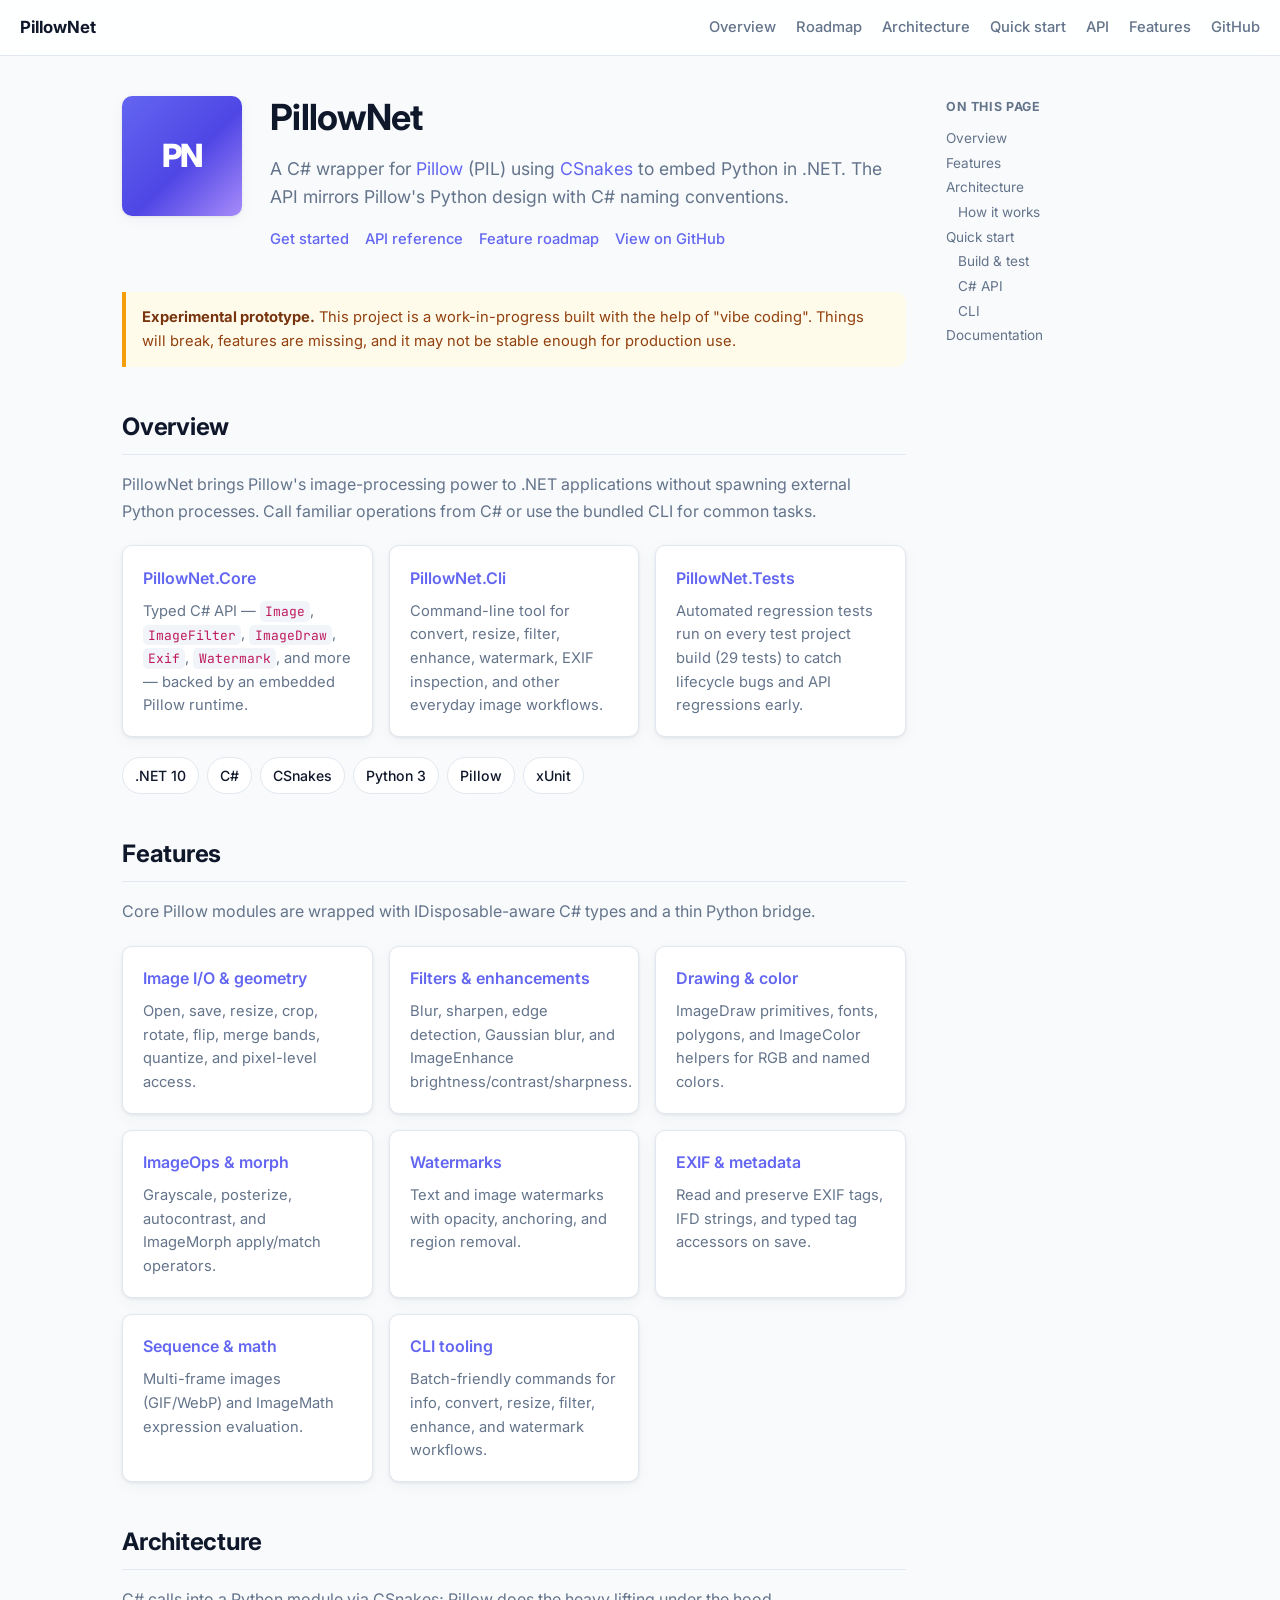
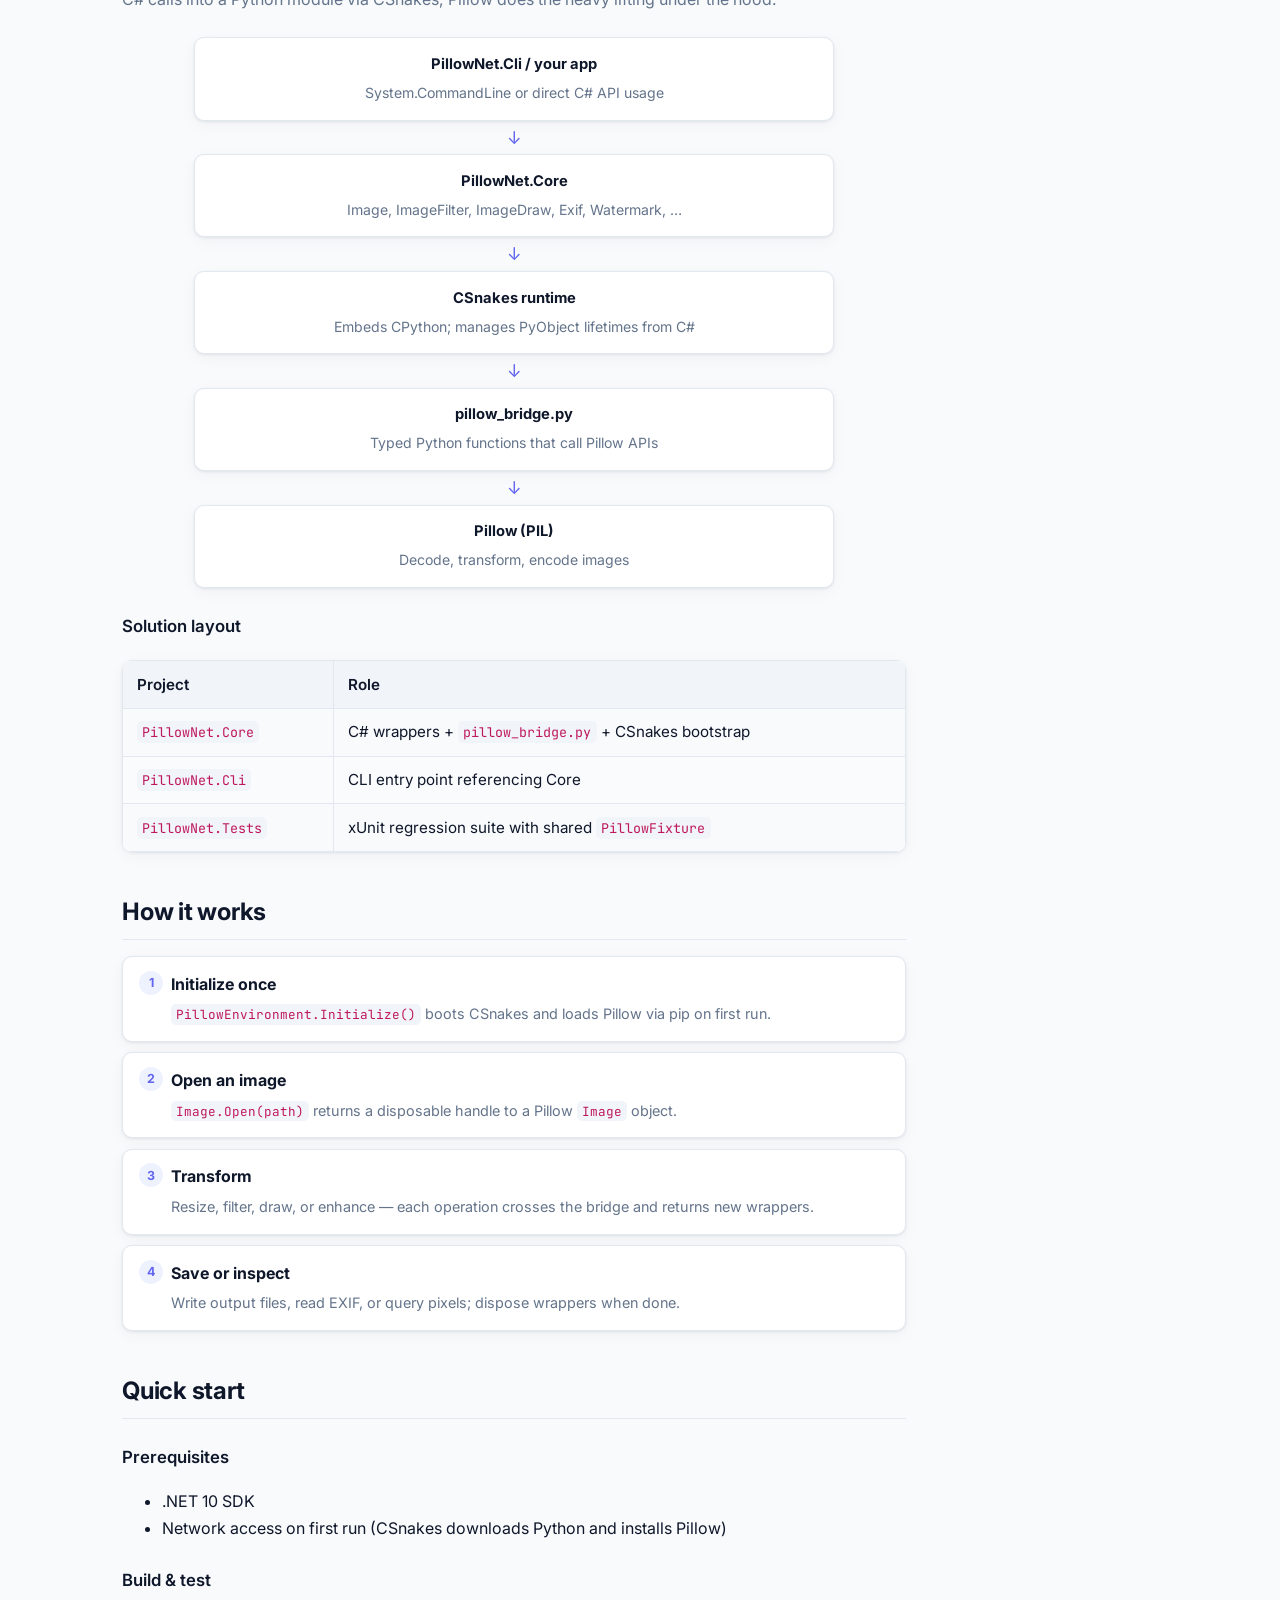
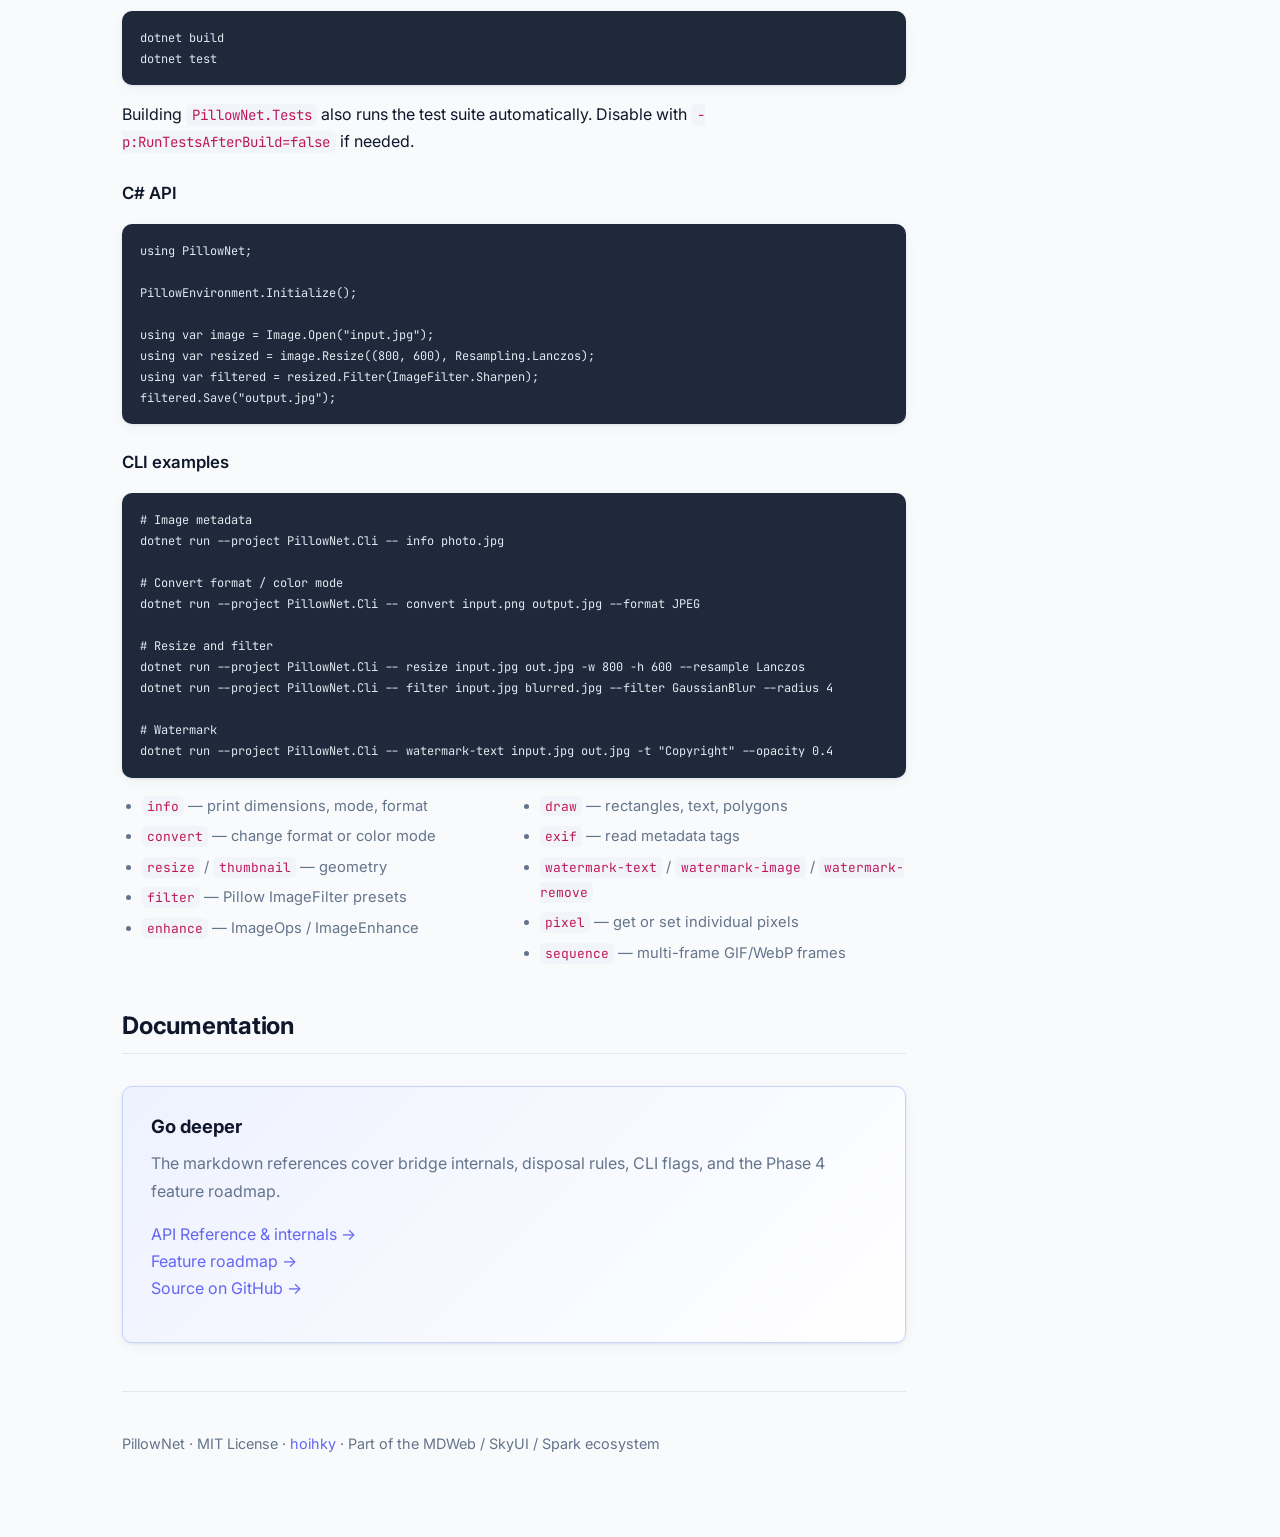
<file: docs/index.html>
<!DOCTYPE html>
<html lang="en">
<head>
  <meta charset="utf-8">
  <meta name="viewport" content="width=device-width, initial-scale=1">
  <title>PillowNet — C# Wrapper for Pillow via CSnakes</title>
  <meta name="description" content="PillowNet embeds Python Pillow in .NET using CSnakes. A C# API and CLI for image processing, filters, EXIF, watermarks, and more.">
  <link rel="preconnect" href="https://fonts.googleapis.com">
  <link rel="preconnect" href="https://fonts.gstatic.com" crossorigin>
  <link href="https://fonts.googleapis.com/css2?family=Inter:wght@400;500;600;700&family=JetBrains+Mono:wght@400;500&display=swap" rel="stylesheet">
  <link rel="stylesheet" href="assets/css/portfolio.css">
</head>
<body>
  <div class="site">
    <header class="topbar">
      <a class="brand" href="index.html">PillowNet</a>
      <nav class="topbar-nav" aria-label="Primary">
        <a href="#overview">Overview</a>
        <a href="features.html">Roadmap</a>
        <a href="#architecture">Architecture</a>
        <a href="#quick-start">Quick start</a>
        <a href="api.html">API</a>
        <a href="features.html">Features</a>
        <a href="https://github.com/hoihky/pillownet" target="_blank" rel="noopener">GitHub</a>
      </nav>
    </header>

    <div class="portfolio-layout">
      <main class="portfolio-main doc-body">
        <section class="hero" id="top">
          <div class="hero-mark" aria-hidden="true">PN</div>
          <div class="hero-text">
            <h1>PillowNet</h1>
            <p class="hero-tagline">
              A C# wrapper for <a href="https://python-pillow.org/" target="_blank" rel="noopener">Pillow</a> (PIL)
              using <a href="https://tonybaloney.github.io/CSnakes/" target="_blank" rel="noopener">CSnakes</a>
              to embed Python in .NET. The API mirrors Pillow's Python design with C# naming conventions.
            </p>
            <div class="hero-links">
              <a href="#quick-start">Get started</a>
              <a href="api.html">API reference</a>
              <a href="features.html">Feature roadmap</a>
              <a href="https://github.com/hoihky/pillownet" target="_blank" rel="noopener">View on GitHub</a>
            </div>
          </div>
        </section>

        <aside class="disclaimer" role="note">
          <strong>Experimental prototype.</strong>
          This project is a work-in-progress built with the help of "vibe coding".
          Things will break, features are missing, and it may not be stable enough for production use.
        </aside>

        <section id="overview">
          <h2 class="section-title">Overview</h2>
          <p class="section-lead">
            PillowNet brings Pillow's image-processing power to .NET applications without spawning external Python processes.
            Call familiar operations from C# or use the bundled CLI for common tasks.
          </p>

          <div class="career-grid">
            <article class="career-card">
              <h3>PillowNet.Core</h3>
              <p>
                Typed C# API — <code>Image</code>, <code>ImageFilter</code>, <code>ImageDraw</code>,
                <code>Exif</code>, <code>Watermark</code>, and more — backed by an embedded Pillow runtime.
              </p>
            </article>
            <article class="career-card">
              <h3>PillowNet.Cli</h3>
              <p>
                Command-line tool for convert, resize, filter, enhance, watermark, EXIF inspection,
                and other everyday image workflows.
              </p>
            </article>
            <article class="career-card">
              <h3>PillowNet.Tests</h3>
              <p>
                Automated regression tests run on every test project build (29 tests) to catch
                lifecycle bugs and API regressions early.
              </p>
            </article>
          </div>

          <ul class="skill-list" aria-label="Technologies">
            <li>.NET 10</li>
            <li>C#</li>
            <li>CSnakes</li>
            <li>Python 3</li>
            <li>Pillow</li>
            <li>xUnit</li>
          </ul>
        </section>

        <section id="features">
          <h2 class="section-title">Features</h2>
          <p class="section-lead">
            Core Pillow modules are wrapped with IDisposable-aware C# types and a thin Python bridge.
          </p>

          <div class="feature-grid">
            <article class="feature-card">
              <h3>Image I/O &amp; geometry</h3>
              <p>Open, save, resize, crop, rotate, flip, merge bands, quantize, and pixel-level access.</p>
            </article>
            <article class="feature-card">
              <h3>Filters &amp; enhancements</h3>
              <p>Blur, sharpen, edge detection, Gaussian blur, and ImageEnhance brightness/contrast/sharpness.</p>
            </article>
            <article class="feature-card">
              <h3>Drawing &amp; color</h3>
              <p>ImageDraw primitives, fonts, polygons, and ImageColor helpers for RGB and named colors.</p>
            </article>
            <article class="feature-card">
              <h3>ImageOps &amp; morph</h3>
              <p>Grayscale, posterize, autocontrast, and ImageMorph apply/match operators.</p>
            </article>
            <article class="feature-card">
              <h3>Watermarks</h3>
              <p>Text and image watermarks with opacity, anchoring, and region removal.</p>
            </article>
            <article class="feature-card">
              <h3>EXIF &amp; metadata</h3>
              <p>Read and preserve EXIF tags, IFD strings, and typed tag accessors on save.</p>
            </article>
            <article class="feature-card">
              <h3>Sequence &amp; math</h3>
              <p>Multi-frame images (GIF/WebP) and ImageMath expression evaluation.</p>
            </article>
            <article class="feature-card">
              <h3>CLI tooling</h3>
              <p>Batch-friendly commands for info, convert, resize, filter, enhance, and watermark workflows.</p>
            </article>
          </div>
        </section>

        <section id="architecture">
          <h2 class="section-title">Architecture</h2>
          <p class="section-lead">
            C# calls into a Python module via CSnakes; Pillow does the heavy lifting under the hood.
          </p>

          <div class="arch-stack" role="img" aria-label="PillowNet architecture layers">
            <div class="arch-layer">
              <strong>PillowNet.Cli / your app</strong>
              <span>System.CommandLine or direct C# API usage</span>
            </div>
            <div class="arch-arrow" aria-hidden="true">↓</div>
            <div class="arch-layer">
              <strong>PillowNet.Core</strong>
              <span>Image, ImageFilter, ImageDraw, Exif, Watermark, …</span>
            </div>
            <div class="arch-arrow" aria-hidden="true">↓</div>
            <div class="arch-layer">
              <strong>CSnakes runtime</strong>
              <span>Embeds CPython; manages PyObject lifetimes from C#</span>
            </div>
            <div class="arch-arrow" aria-hidden="true">↓</div>
            <div class="arch-layer">
              <strong>pillow_bridge.py</strong>
              <span>Typed Python functions that call Pillow APIs</span>
            </div>
            <div class="arch-arrow" aria-hidden="true">↓</div>
            <div class="arch-layer">
              <strong>Pillow (PIL)</strong>
              <span>Decode, transform, encode images</span>
            </div>
          </div>

          <h3 class="subsection-title">Solution layout</h3>
          <table>
            <thead>
              <tr>
                <th>Project</th>
                <th>Role</th>
              </tr>
            </thead>
            <tbody>
              <tr>
                <td><code>PillowNet.Core</code></td>
                <td>C# wrappers + <code>pillow_bridge.py</code> + CSnakes bootstrap</td>
              </tr>
              <tr>
                <td><code>PillowNet.Cli</code></td>
                <td>CLI entry point referencing Core</td>
              </tr>
              <tr>
                <td><code>PillowNet.Tests</code></td>
                <td>xUnit regression suite with shared <code>PillowFixture</code></td>
              </tr>
            </tbody>
          </table>
        </section>

        <section id="how-it-works">
          <h2 class="section-title">How it works</h2>
          <ol class="pipeline-list">
            <li>
              <strong>Initialize once</strong>
              <span><code>PillowEnvironment.Initialize()</code> boots CSnakes and loads Pillow via pip on first run.</span>
            </li>
            <li>
              <strong>Open an image</strong>
              <span><code>Image.Open(path)</code> returns a disposable handle to a Pillow <code>Image</code> object.</span>
            </li>
            <li>
              <strong>Transform</strong>
              <span>Resize, filter, draw, or enhance — each operation crosses the bridge and returns new wrappers.</span>
            </li>
            <li>
              <strong>Save or inspect</strong>
              <span>Write output files, read EXIF, or query pixels; dispose wrappers when done.</span>
            </li>
          </ol>
        </section>

        <section id="quick-start">
          <h2 class="section-title">Quick start</h2>

          <h3 class="subsection-title">Prerequisites</h3>
          <ul>
            <li>.NET 10 SDK</li>
            <li>Network access on first run (CSnakes downloads Python and installs Pillow)</li>
          </ul>

          <h3 class="subsection-title">Build &amp; test</h3>
          <pre><code>dotnet build
dotnet test</code></pre>
          <p>
            Building <code>PillowNet.Tests</code> also runs the test suite automatically.
            Disable with <code>-p:RunTestsAfterBuild=false</code> if needed.
          </p>

          <h3 class="subsection-title">C# API</h3>
          <pre><code>using PillowNet;

PillowEnvironment.Initialize();

using var image = Image.Open("input.jpg");
using var resized = image.Resize((800, 600), Resampling.Lanczos);
using var filtered = resized.Filter(ImageFilter.Sharpen);
filtered.Save("output.jpg");</code></pre>

          <h3 class="subsection-title">CLI examples</h3>
          <pre><code># Image metadata
dotnet run --project PillowNet.Cli -- info photo.jpg

# Convert format / color mode
dotnet run --project PillowNet.Cli -- convert input.png output.jpg --format JPEG

# Resize and filter
dotnet run --project PillowNet.Cli -- resize input.jpg out.jpg -w 800 -h 600 --resample Lanczos
dotnet run --project PillowNet.Cli -- filter input.jpg blurred.jpg --filter GaussianBlur --radius 4

# Watermark
dotnet run --project PillowNet.Cli -- watermark-text input.jpg out.jpg -t "Copyright" --opacity 0.4</code></pre>

          <ul class="demo-list">
            <li><code>info</code> — print dimensions, mode, format</li>
            <li><code>convert</code> — change format or color mode</li>
            <li><code>resize</code> / <code>thumbnail</code> — geometry</li>
            <li><code>filter</code> — Pillow ImageFilter presets</li>
            <li><code>enhance</code> — ImageOps / ImageEnhance</li>
            <li><code>draw</code> — rectangles, text, polygons</li>
            <li><code>exif</code> — read metadata tags</li>
            <li><code>watermark-text</code> / <code>watermark-image</code> / <code>watermark-remove</code></li>
            <li><code>pixel</code> — get or set individual pixels</li>
            <li><code>sequence</code> — multi-frame GIF/WebP frames</li>
          </ul>
        </section>

        <section id="docs">
          <h2 class="section-title">Documentation</h2>
          <div class="cta-card">
            <h3>Go deeper</h3>
            <p>
              The markdown references cover bridge internals, disposal rules, CLI flags, and the Phase 4 feature roadmap.
            </p>
            <p>
              <a href="api.html">API Reference &amp; internals →</a><br>
              <a href="features.html">Feature roadmap →</a><br>
              <a href="https://github.com/hoihky/pillownet" target="_blank" rel="noopener">Source on GitHub →</a>
            </p>
          </div>
        </section>

        <footer class="site-footer">
          <p>
            PillowNet · MIT License ·
            <a href="https://github.com/hoihky" target="_blank" rel="noopener">hoihky</a>
            · Part of the MDWeb / SkyUI / Spark ecosystem
          </p>
        </footer>
      </main>

      <nav class="toc" aria-label="Table of contents">
        <p class="toc-title">On this page</p>
        <ul>
          <li><a href="#overview">Overview</a></li>
          <li><a href="#features">Features</a></li>
          <li><a href="#architecture">Architecture</a></li>
          <li class="toc-h3"><a href="#how-it-works">How it works</a></li>
          <li><a href="#quick-start">Quick start</a></li>
          <li class="toc-h3"><a href="#quick-start">Build &amp; test</a></li>
          <li class="toc-h3"><a href="#quick-start">C# API</a></li>
          <li class="toc-h3"><a href="#quick-start">CLI</a></li>
          <li><a href="#docs">Documentation</a></li>
        </ul>
      </nav>
    </div>
  </div>
</body>
</html>
</file>
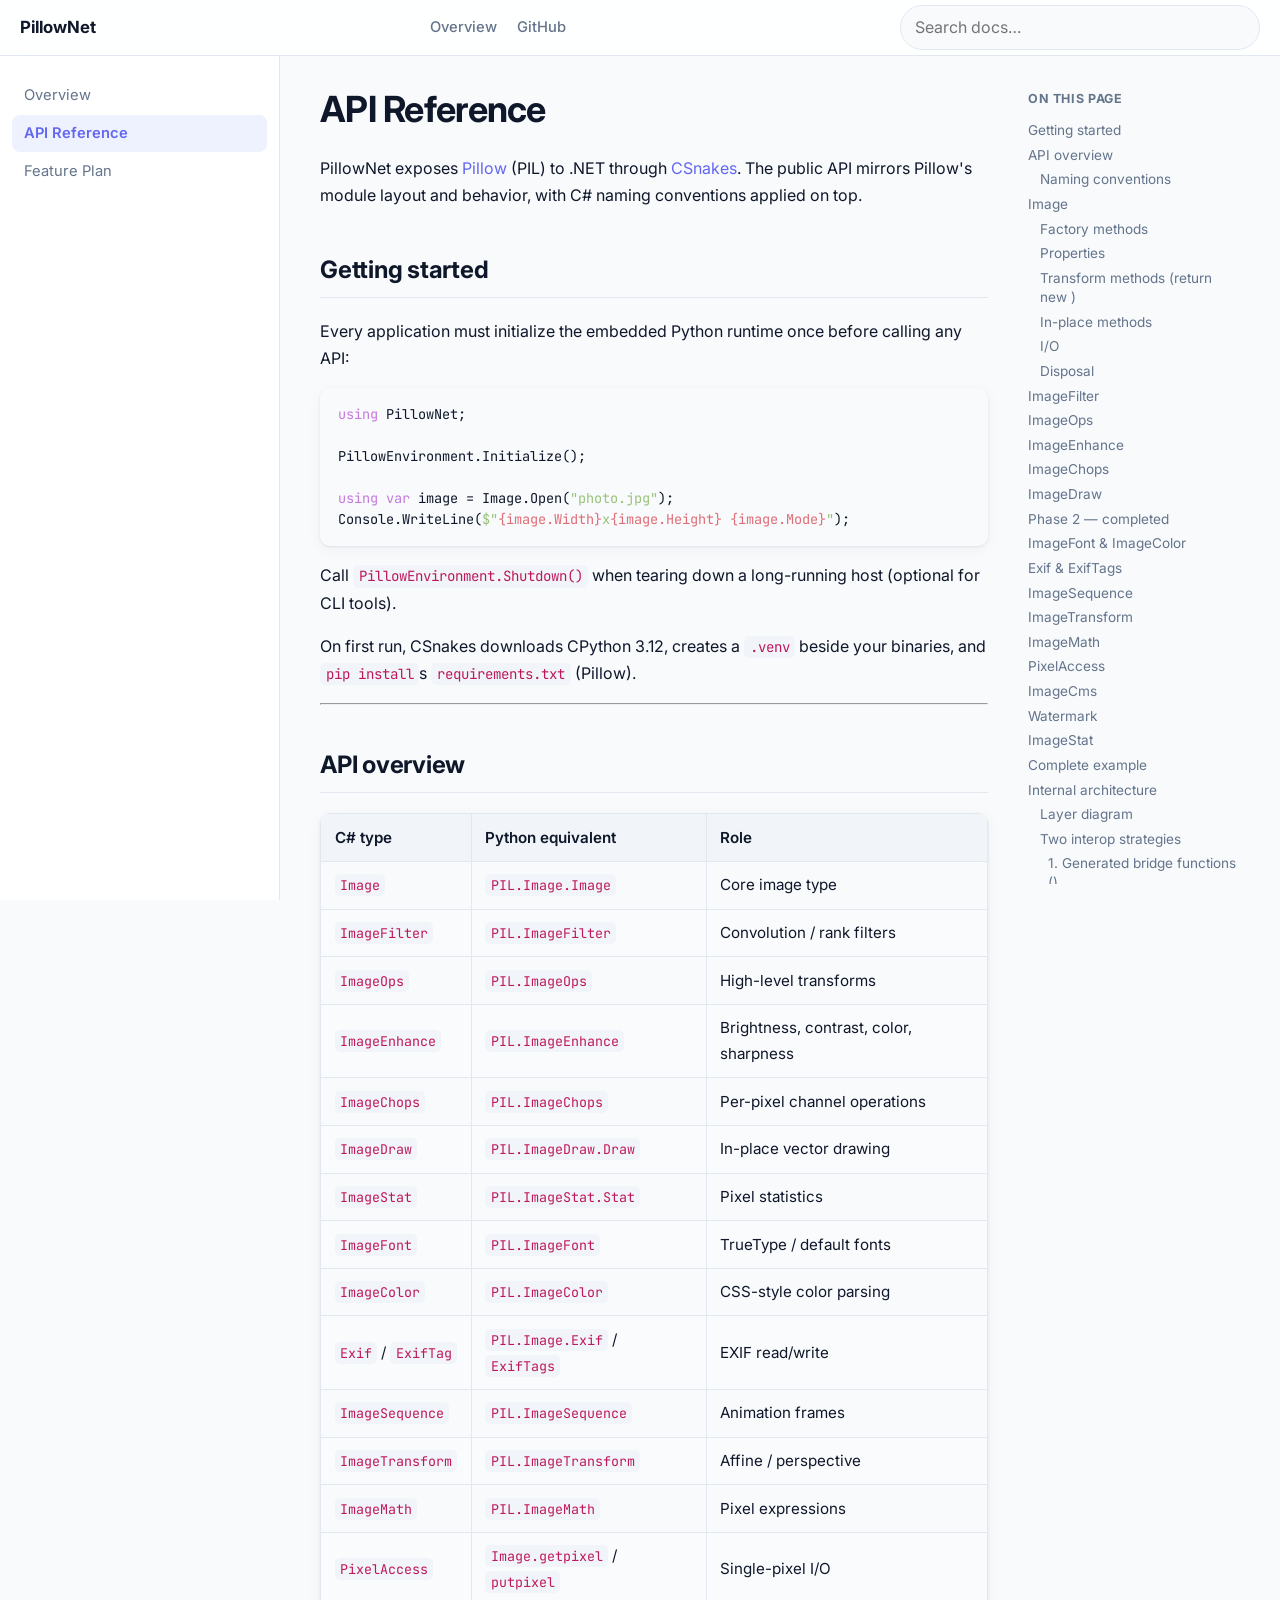
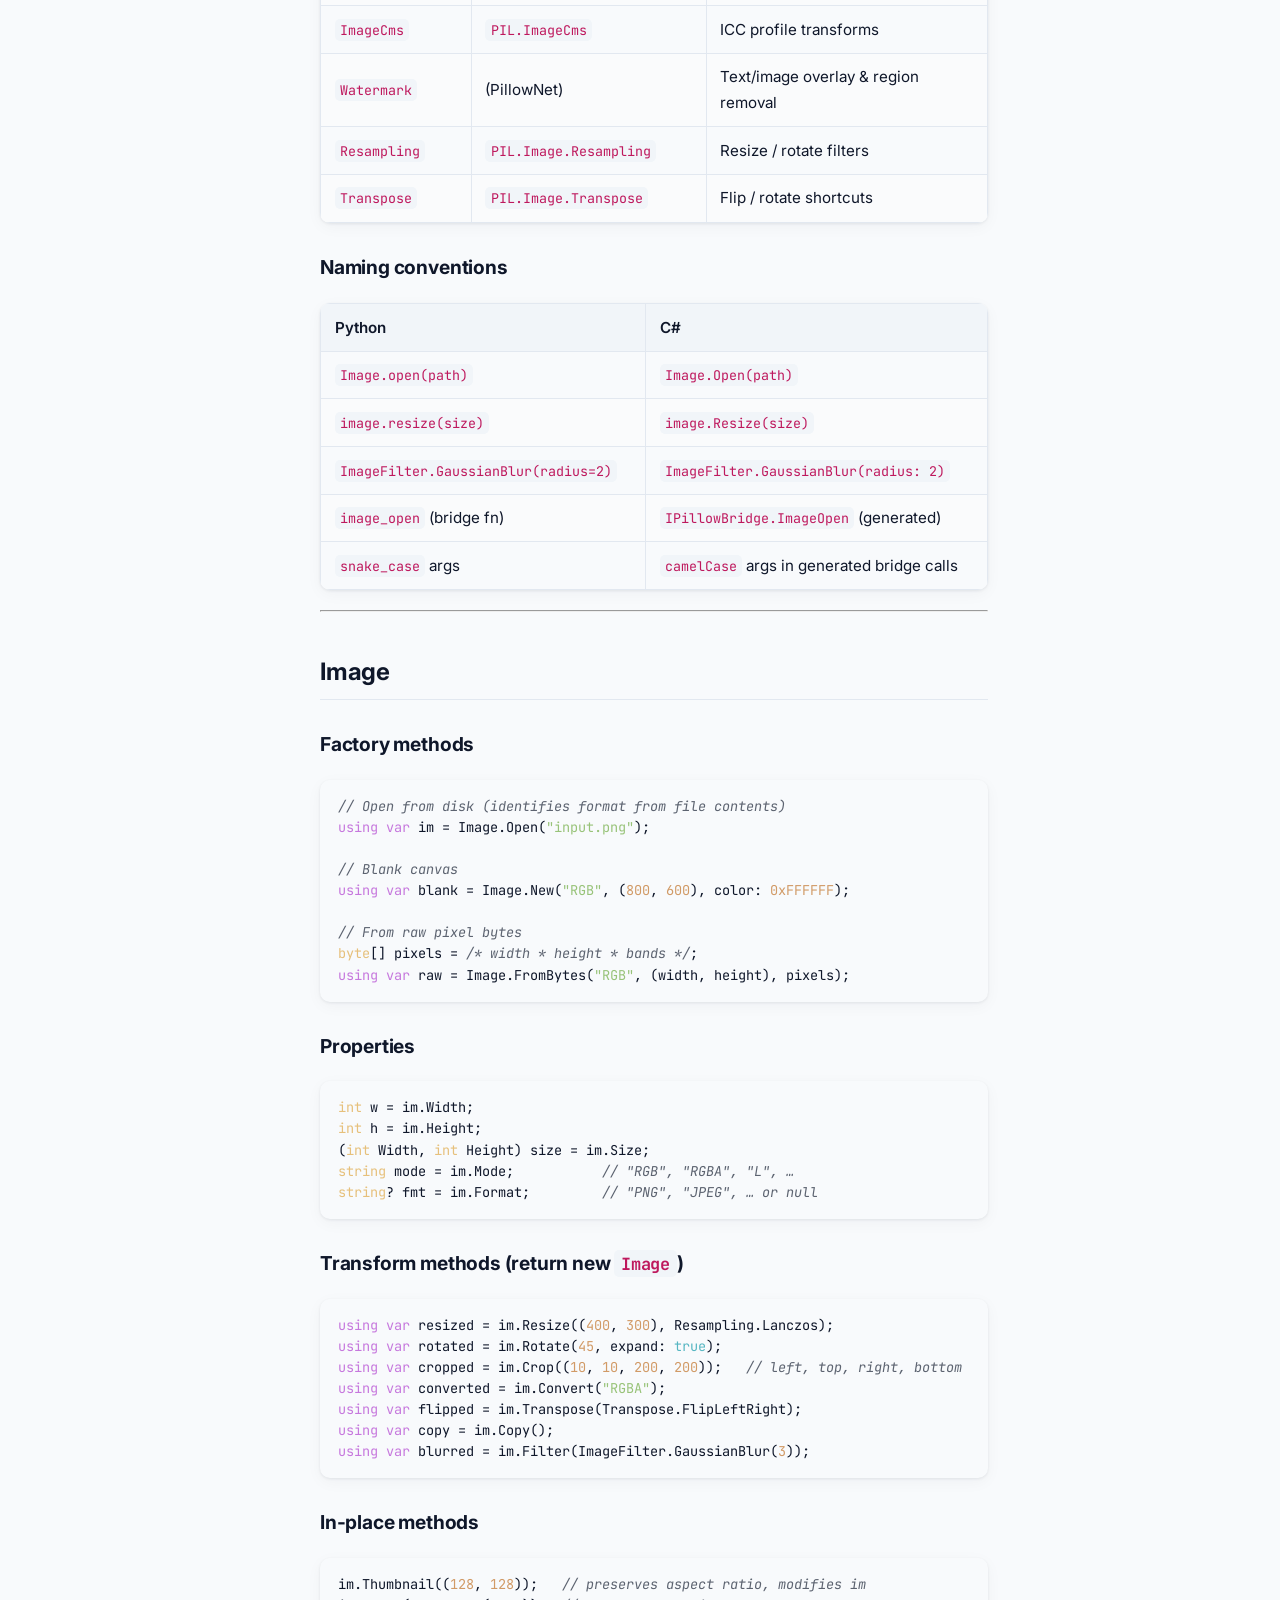
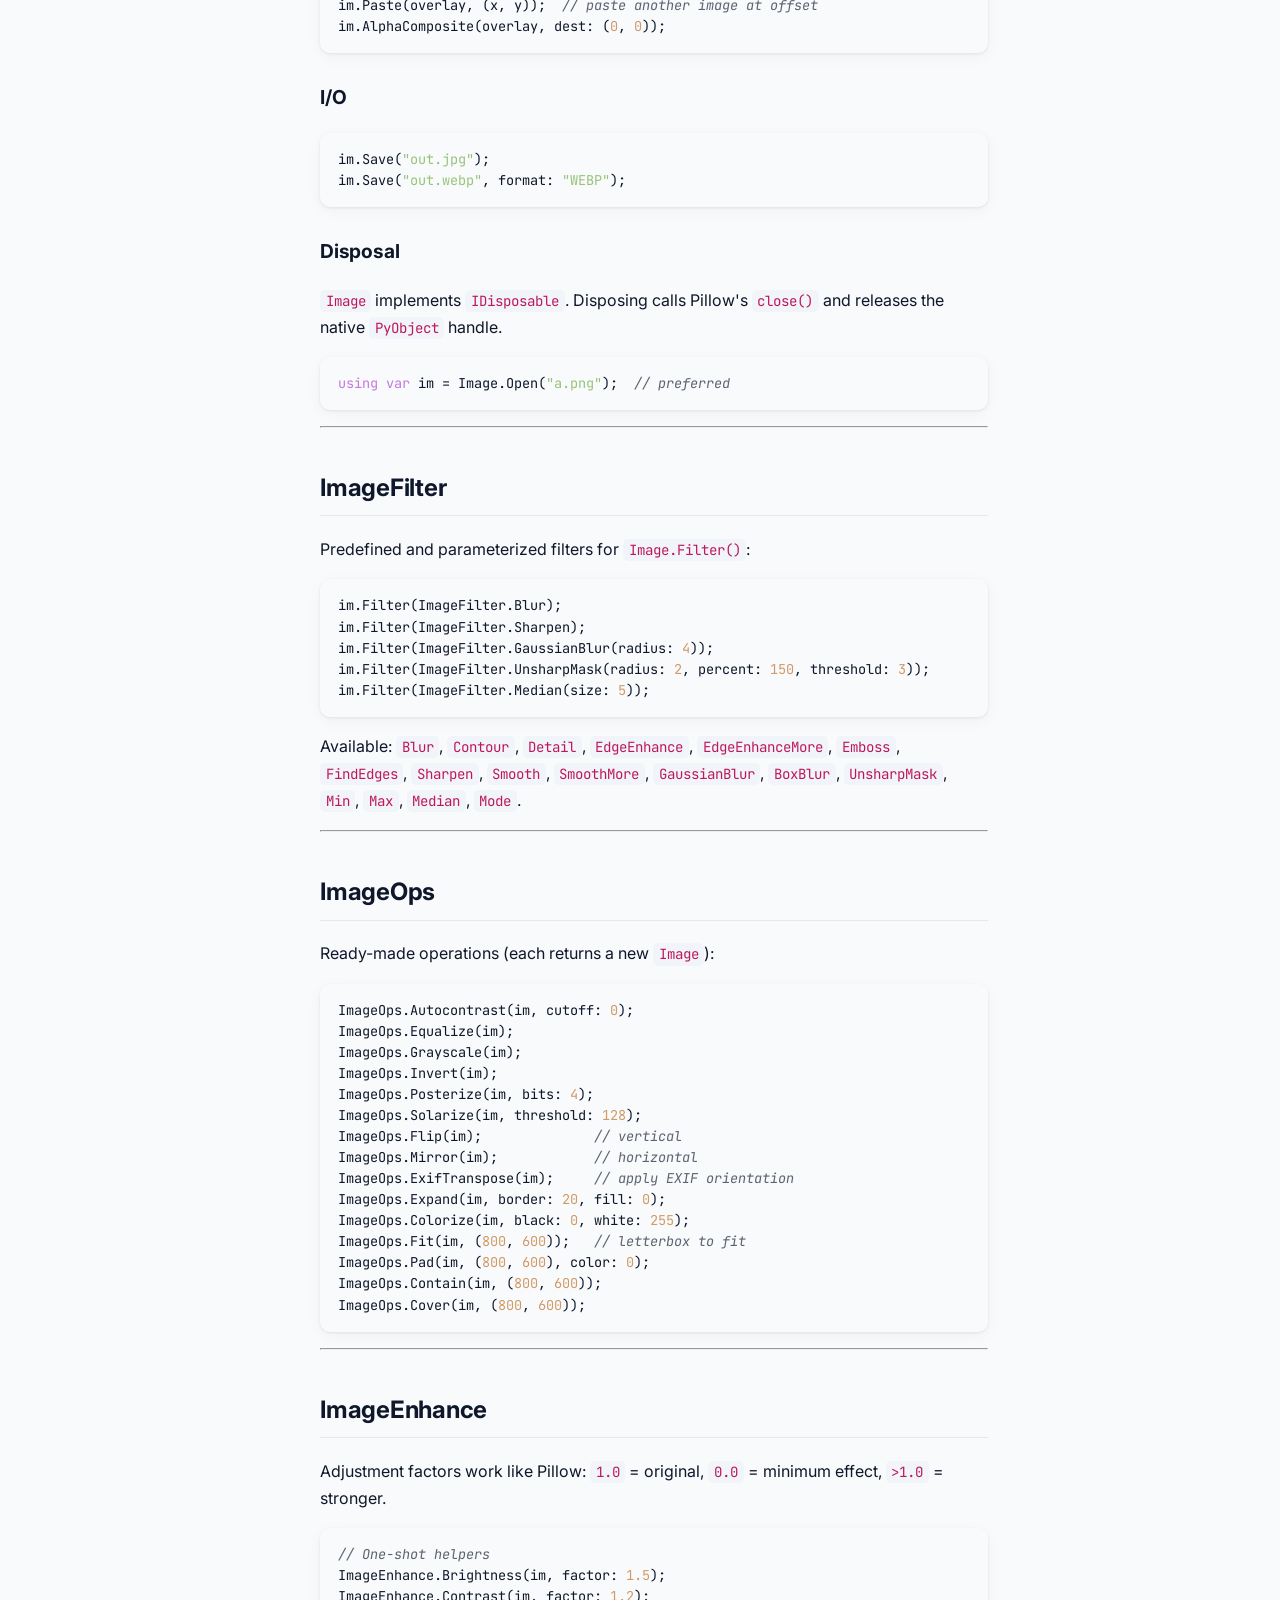
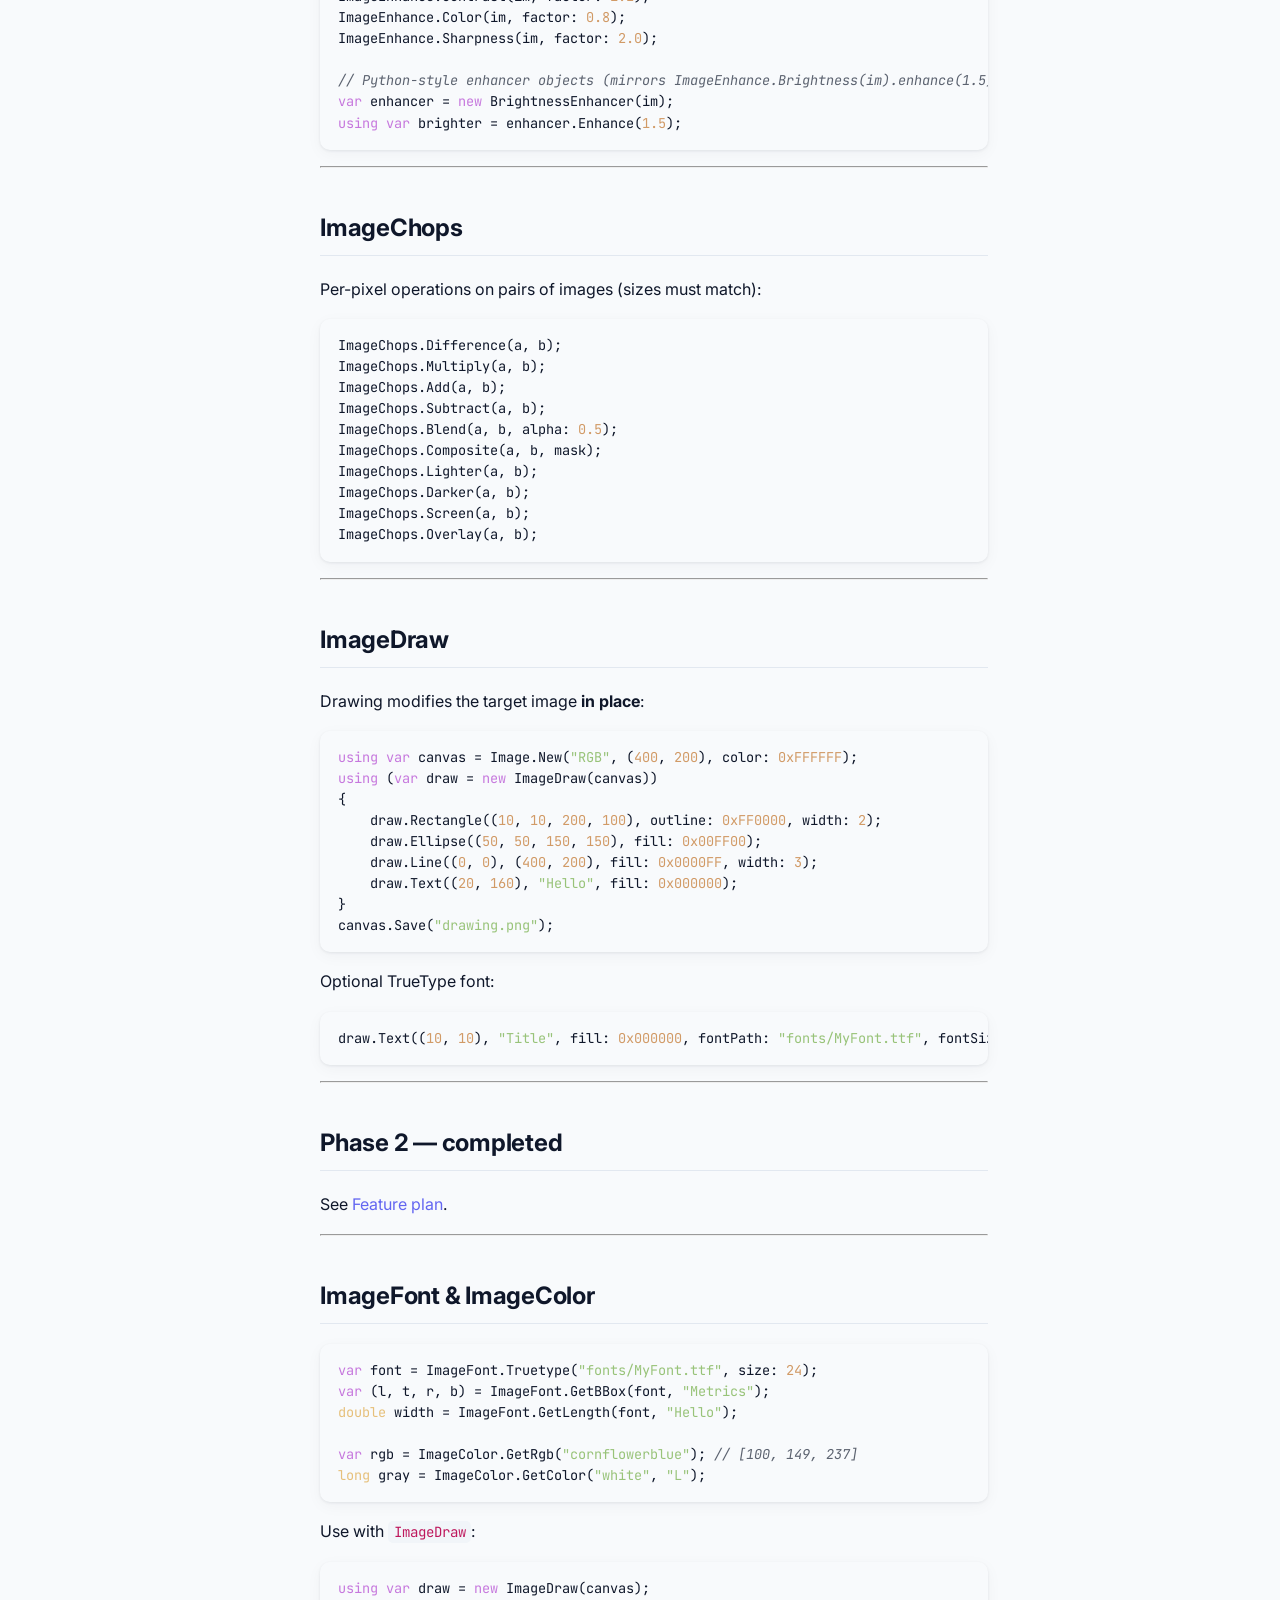
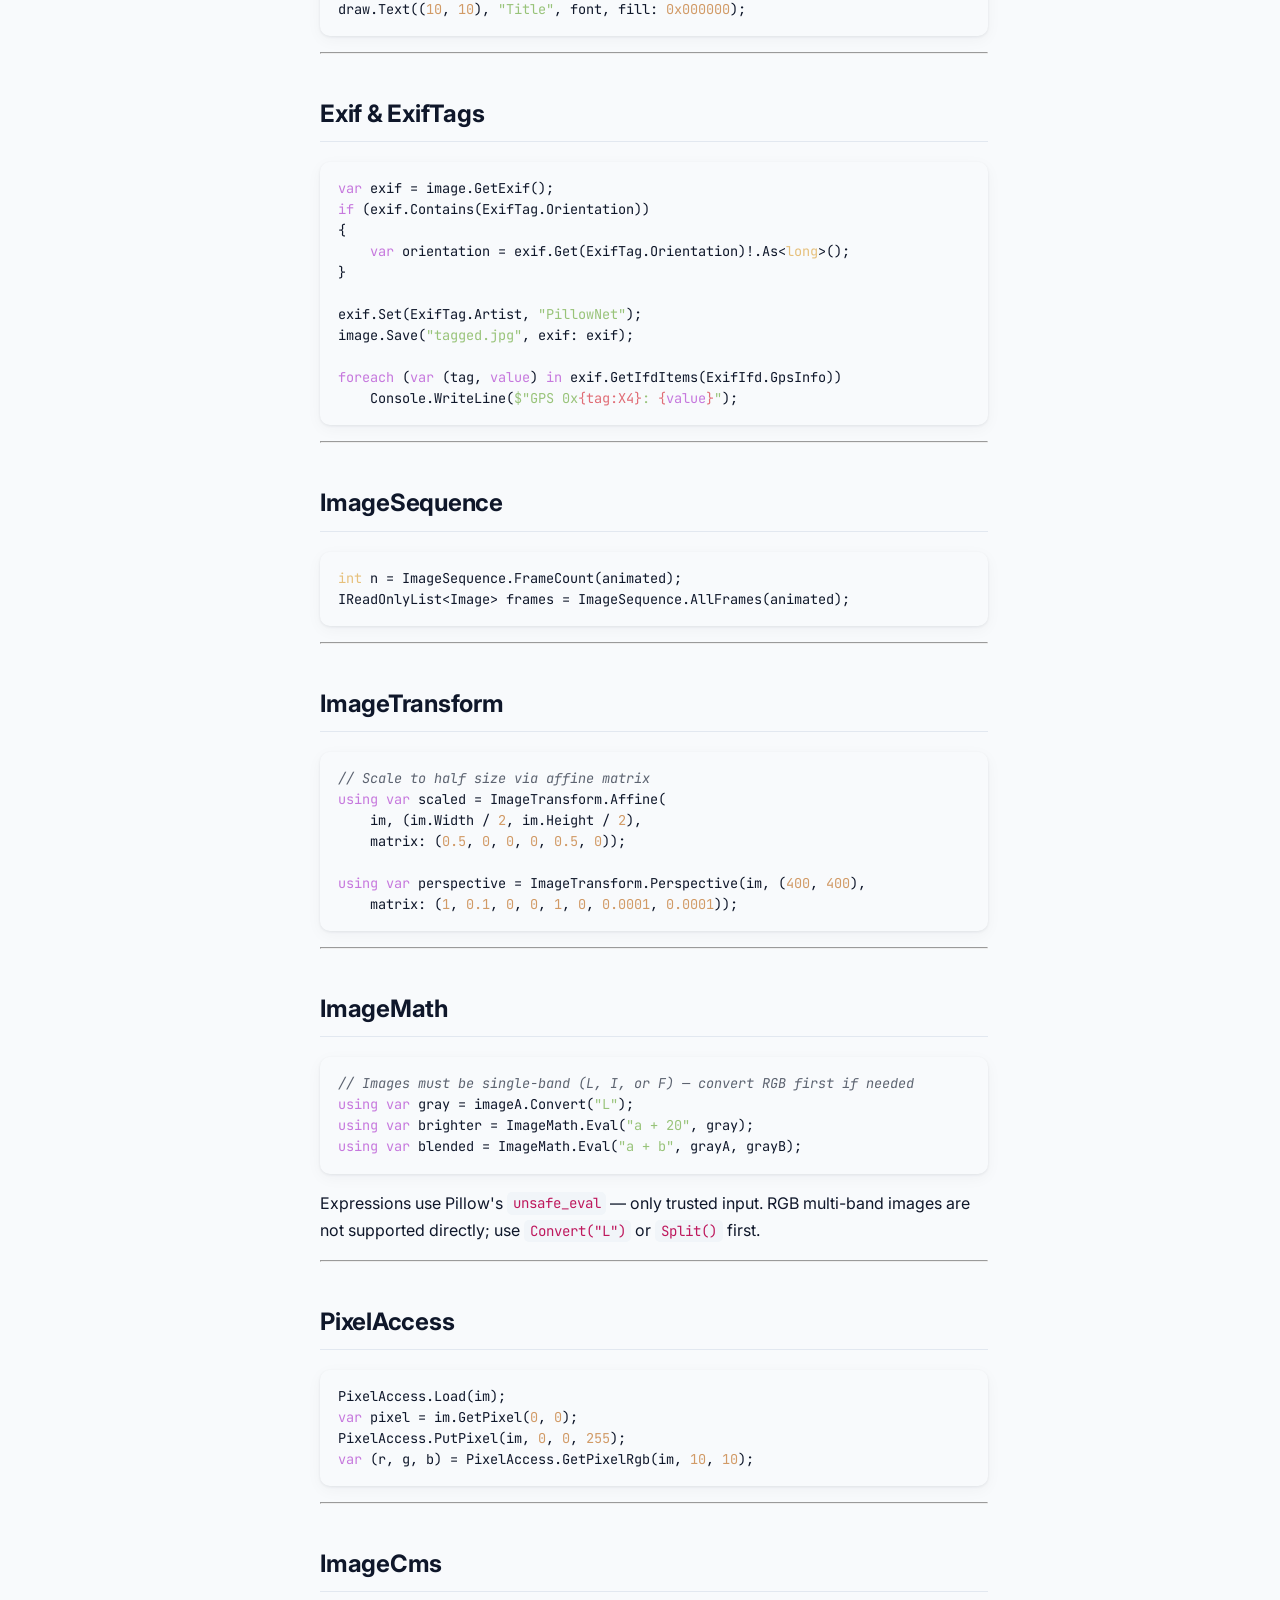
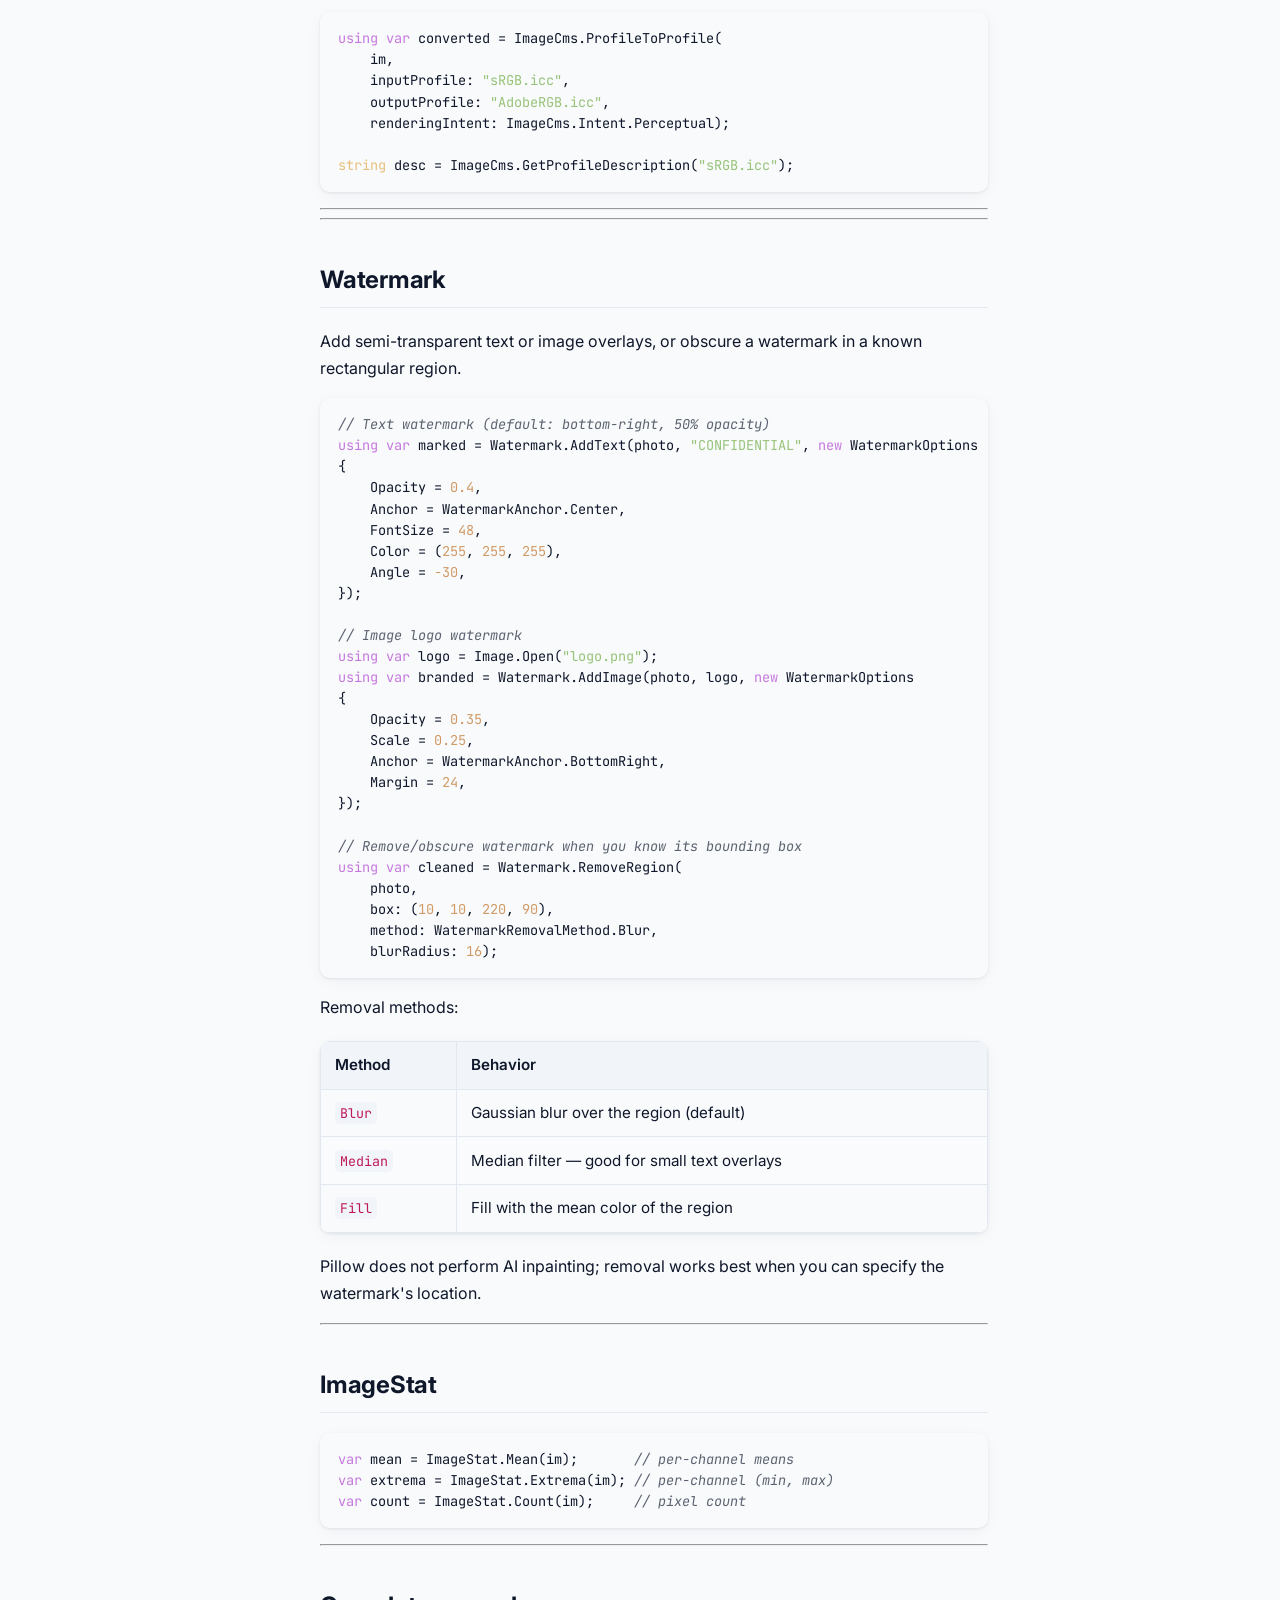
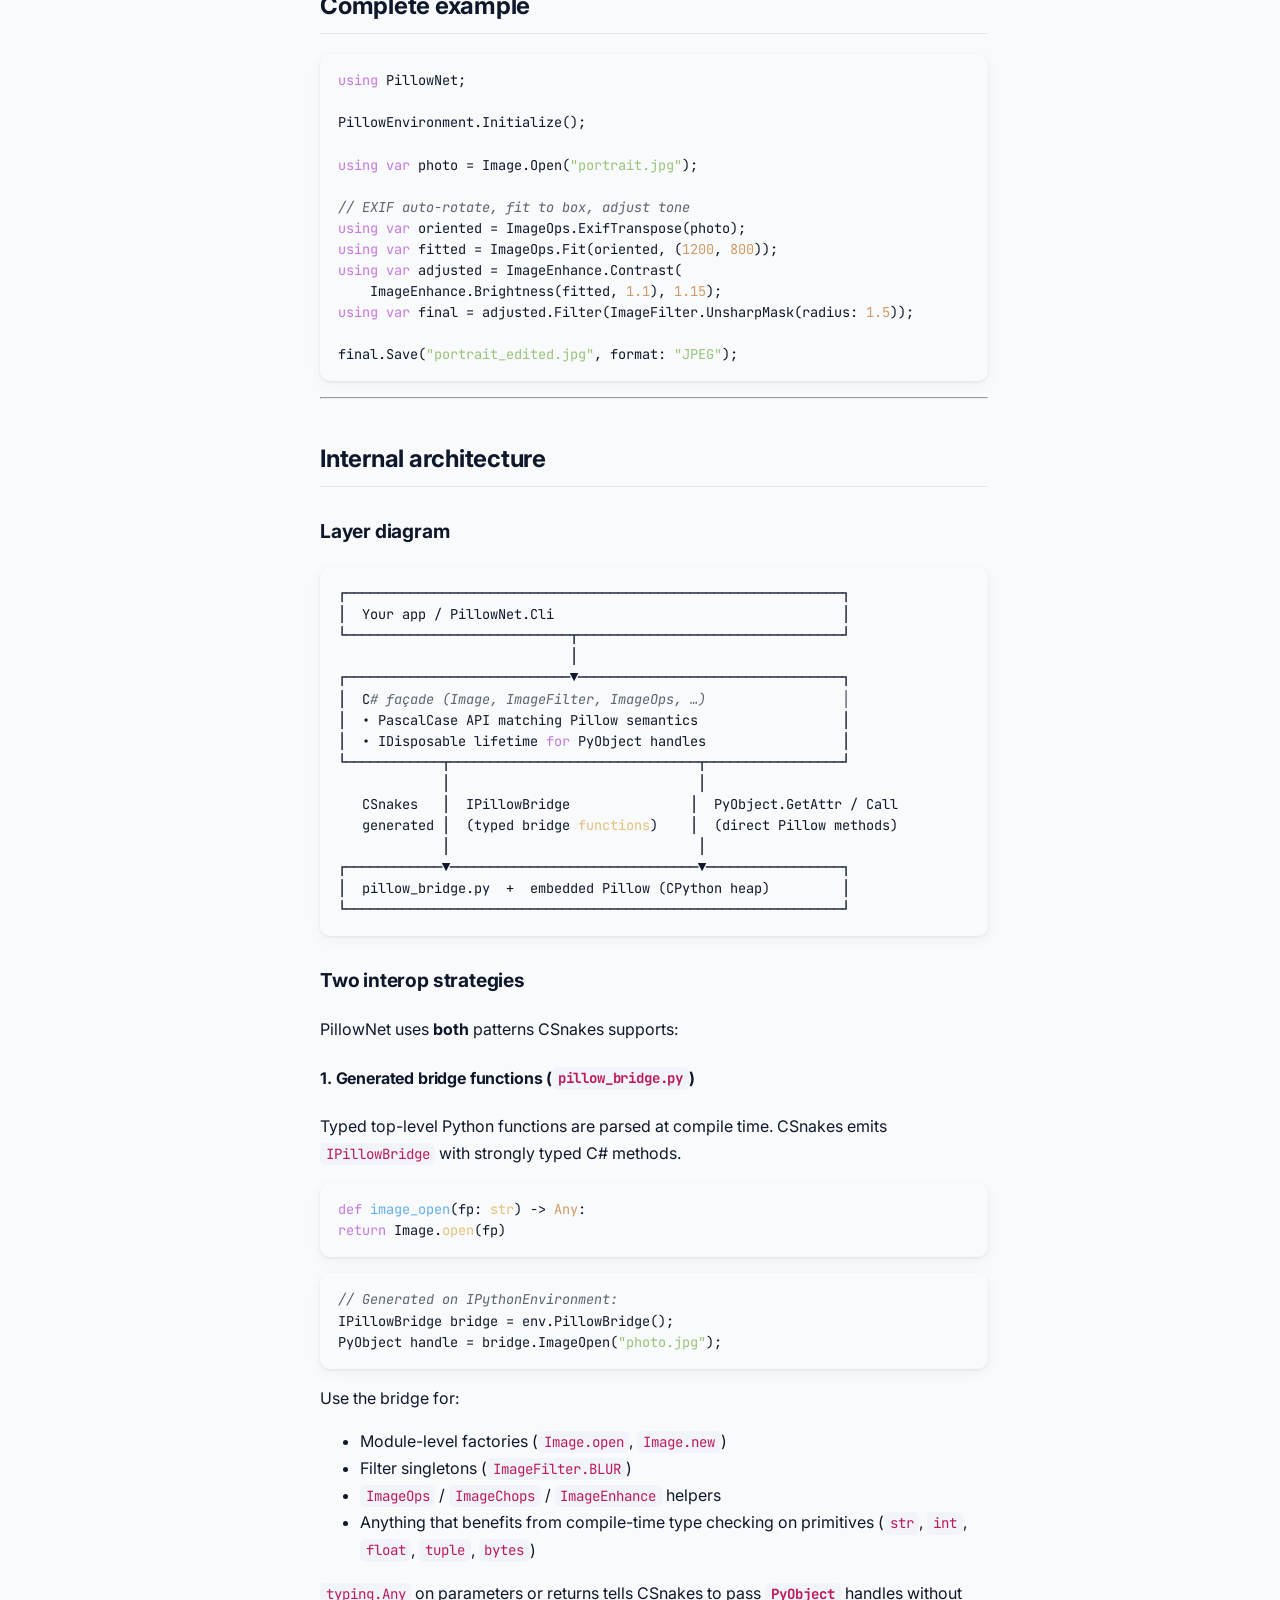
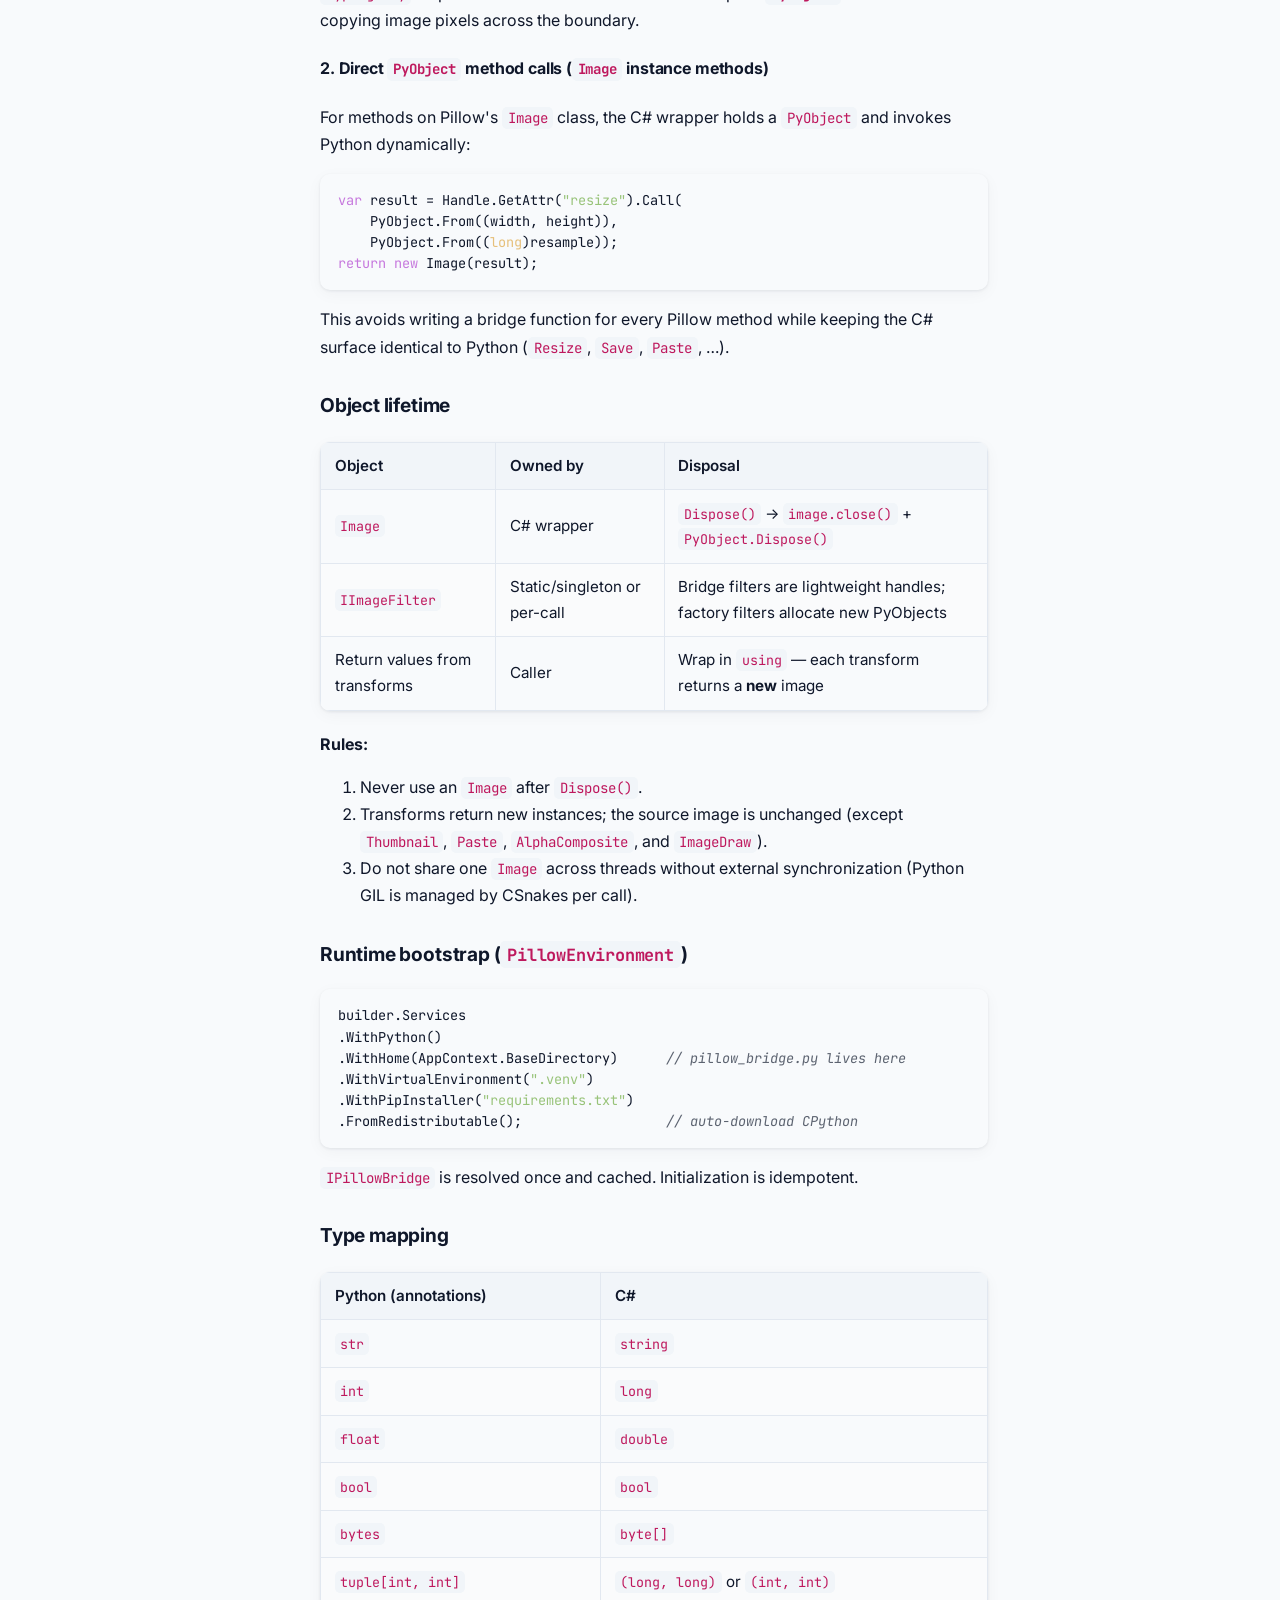
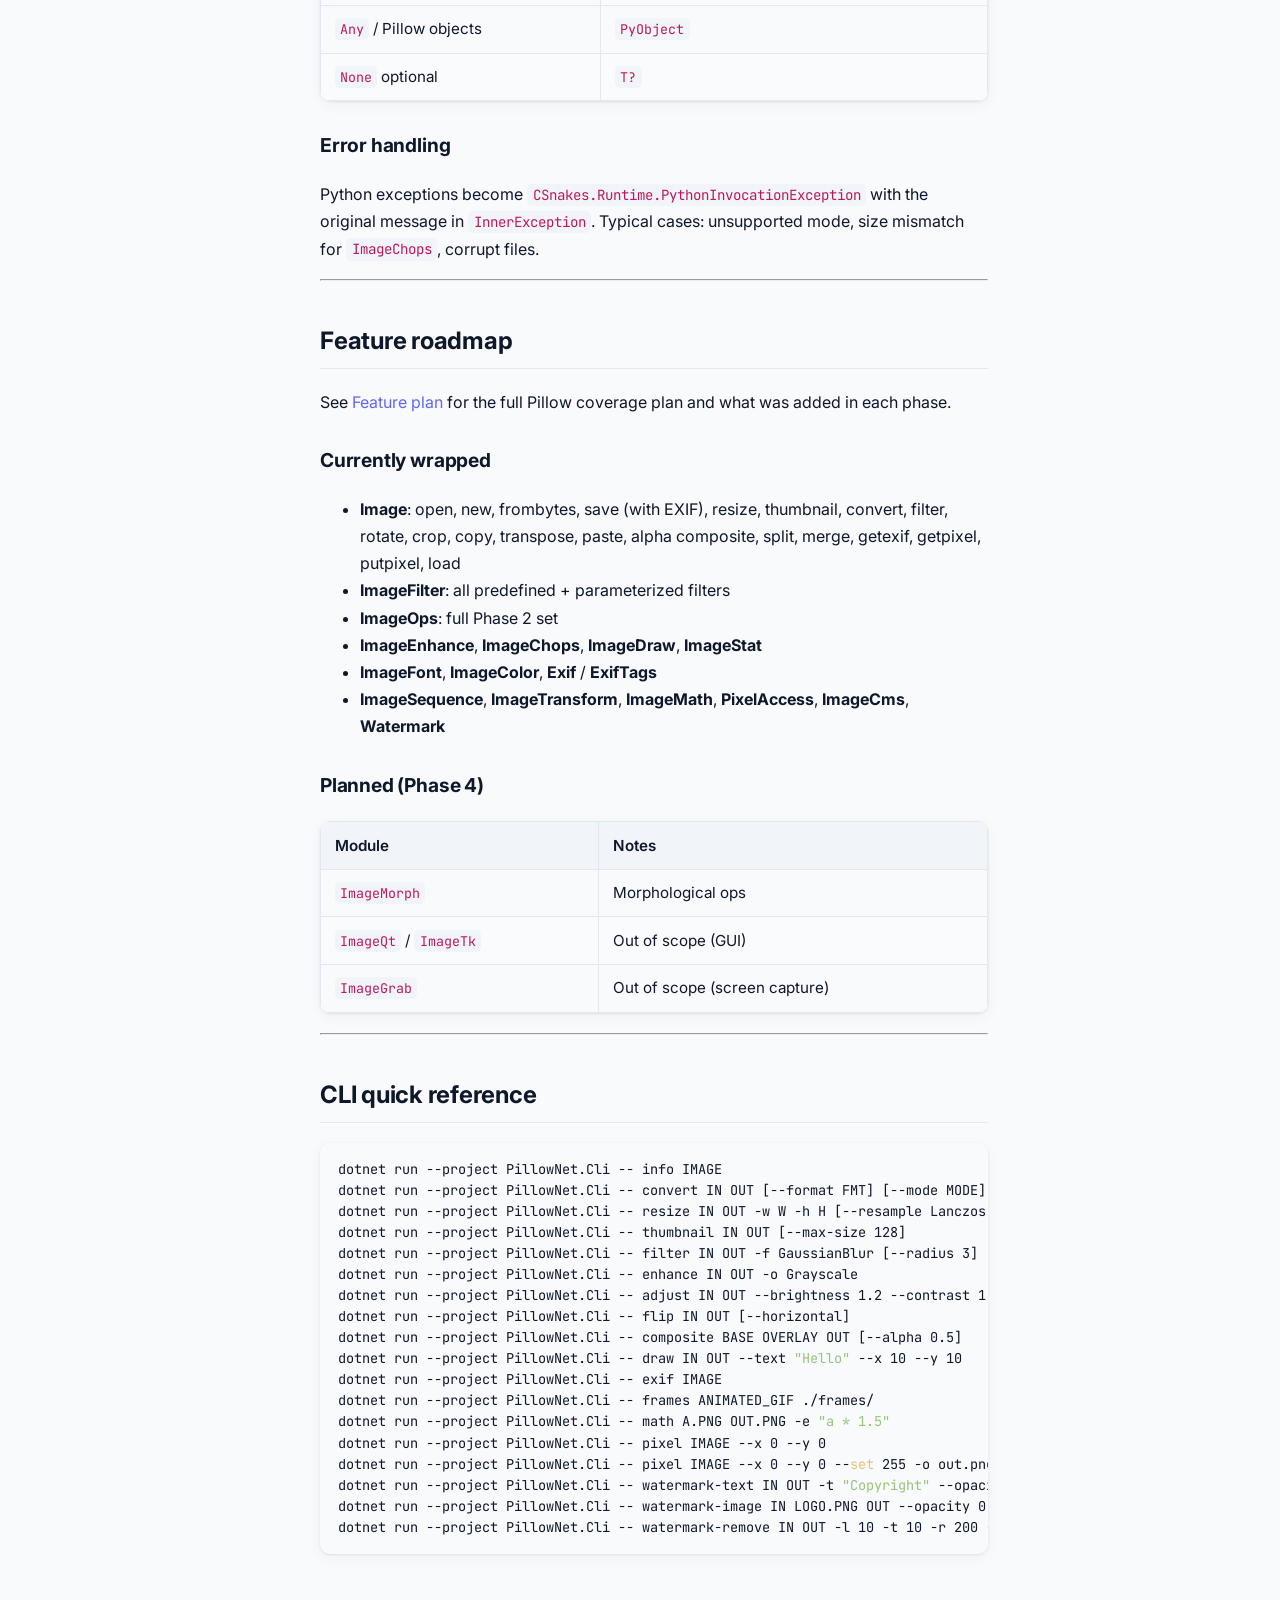
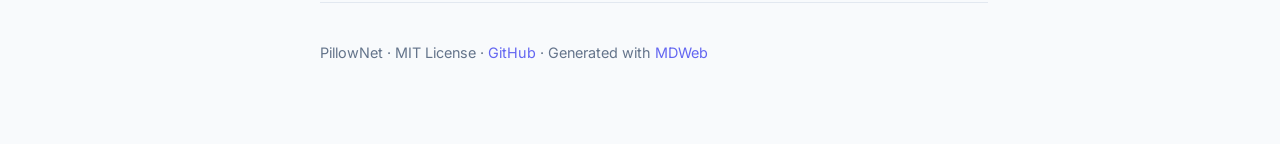
<file: docs/api.html>
<!DOCTYPE html>
<html lang="en">
<head>
  <meta charset="utf-8">
  <meta name="viewport" content="width=device-width, initial-scale=1">
  <title>API Reference · PillowNet</title>
  <meta name="description" content="C# wrapper for Pillow via CSnakes">
  <link rel="preconnect" href="https://fonts.googleapis.com">
  <link rel="preconnect" href="https://fonts.gstatic.com" crossorigin>
  <link href="https://fonts.googleapis.com/css2?family=Inter:wght@400;500;600;700&family=JetBrains+Mono:wght@400;500&display=swap" rel="stylesheet">
  <link rel="stylesheet" href="assets/css/site.css">
  <link rel="stylesheet" href="assets/vendor/atom-one-dark.min.css">
</head>
<body>
  <div class="site">
    <header class="topbar">
      <button class="sidebar-toggle" id="sidebar-toggle" aria-label="Toggle navigation">☰</button>
      <a href="index.html" class="brand">PillowNet</a>
      <nav class="topbar-nav" aria-label="Primary">
        <a href="index.html">Overview</a>
        <a href="https://github.com/hoihky/pillownet" target="_blank" rel="noopener">GitHub</a>
      </nav>
      <div class="search-wrap">
        <input type="search" id="search" placeholder="Search docs…" autocomplete="off">
      </div>
    </header>

    <div class="layout">
      <aside class="sidebar" id="sidebar">
        <nav class="nav" aria-label="Documentation">
          <ul class="nav-list">
            <li class="nav-item depth-0">
              <a href="index.html" class="nav-link">Overview</a>
            </li>
            
                        <li class="nav-item depth-0 is-active">
                          
                            <a href="api.html" class="nav-link">API Reference</a>
                            
                        </li>
                        
                        <li class="nav-item depth-0">
                          
                            <a href="features.html" class="nav-link">Feature Plan</a>
                            
                        </li>
                        
          </ul>
        </nav>
      </aside>

      <main class="content">
        <article class="doc">
          <header class="doc-header">
            <h1>API Reference</h1>
          </header>
          <div class="doc-body"><p>PillowNet exposes <a href="https://python-pillow.org/">Pillow</a> (PIL) to .NET through <a href="https://tonybaloney.github.io/CSnakes/">CSnakes</a>. The public API mirrors Pillow's module layout and behavior, with C# naming conventions applied on top.</p>
<h2 id="getting-started">Getting started</h2>
<p>Every application must initialize the embedded Python runtime once before calling any API:</p>
<pre><code class="language-csharp">using PillowNet;

PillowEnvironment.Initialize();

using var image = Image.Open("photo.jpg");
Console.WriteLine($"{image.Width}x{image.Height} {image.Mode}");
</code></pre>
<p>Call <code>PillowEnvironment.Shutdown()</code> when tearing down a long-running host (optional for CLI tools).</p>
<p>On first run, CSnakes downloads CPython 3.12, creates a <code>.venv</code> beside your binaries, and <code>pip install</code>s <code>requirements.txt</code> (Pillow).</p>
<hr>
<h2 id="api-overview">API overview</h2>
<table class="table">
<thead>
<tr>
<th>C# type</th>
<th>Python equivalent</th>
<th>Role</th>
</tr>
</thead>
<tbody>
<tr>
<td><code>Image</code></td>
<td><code>PIL.Image.Image</code></td>
<td>Core image type</td>
</tr>
<tr>
<td><code>ImageFilter</code></td>
<td><code>PIL.ImageFilter</code></td>
<td>Convolution / rank filters</td>
</tr>
<tr>
<td><code>ImageOps</code></td>
<td><code>PIL.ImageOps</code></td>
<td>High-level transforms</td>
</tr>
<tr>
<td><code>ImageEnhance</code></td>
<td><code>PIL.ImageEnhance</code></td>
<td>Brightness, contrast, color, sharpness</td>
</tr>
<tr>
<td><code>ImageChops</code></td>
<td><code>PIL.ImageChops</code></td>
<td>Per-pixel channel operations</td>
</tr>
<tr>
<td><code>ImageDraw</code></td>
<td><code>PIL.ImageDraw.Draw</code></td>
<td>In-place vector drawing</td>
</tr>
<tr>
<td><code>ImageStat</code></td>
<td><code>PIL.ImageStat.Stat</code></td>
<td>Pixel statistics</td>
</tr>
<tr>
<td><code>ImageFont</code></td>
<td><code>PIL.ImageFont</code></td>
<td>TrueType / default fonts</td>
</tr>
<tr>
<td><code>ImageColor</code></td>
<td><code>PIL.ImageColor</code></td>
<td>CSS-style color parsing</td>
</tr>
<tr>
<td><code>Exif</code> / <code>ExifTag</code></td>
<td><code>PIL.Image.Exif</code> / <code>ExifTags</code></td>
<td>EXIF read/write</td>
</tr>
<tr>
<td><code>ImageSequence</code></td>
<td><code>PIL.ImageSequence</code></td>
<td>Animation frames</td>
</tr>
<tr>
<td><code>ImageTransform</code></td>
<td><code>PIL.ImageTransform</code></td>
<td>Affine / perspective</td>
</tr>
<tr>
<td><code>ImageMath</code></td>
<td><code>PIL.ImageMath</code></td>
<td>Pixel expressions</td>
</tr>
<tr>
<td><code>PixelAccess</code></td>
<td><code>Image.getpixel</code> / <code>putpixel</code></td>
<td>Single-pixel I/O</td>
</tr>
<tr>
<td><code>ImageCms</code></td>
<td><code>PIL.ImageCms</code></td>
<td>ICC profile transforms</td>
</tr>
<tr>
<td><code>Watermark</code></td>
<td>(PillowNet)</td>
<td>Text/image overlay &amp; region removal</td>
</tr>
<tr>
<td><code>Resampling</code></td>
<td><code>PIL.Image.Resampling</code></td>
<td>Resize / rotate filters</td>
</tr>
<tr>
<td><code>Transpose</code></td>
<td><code>PIL.Image.Transpose</code></td>
<td>Flip / rotate shortcuts</td>
</tr>
</tbody>
</table>
<h3 id="naming-conventions">Naming conventions</h3>
<table class="table">
<thead>
<tr>
<th>Python</th>
<th>C#</th>
</tr>
</thead>
<tbody>
<tr>
<td><code>Image.open(path)</code></td>
<td><code>Image.Open(path)</code></td>
</tr>
<tr>
<td><code>image.resize(size)</code></td>
<td><code>image.Resize(size)</code></td>
</tr>
<tr>
<td><code>ImageFilter.GaussianBlur(radius=2)</code></td>
<td><code>ImageFilter.GaussianBlur(radius: 2)</code></td>
</tr>
<tr>
<td><code>image_open</code> (bridge fn)</td>
<td><code>IPillowBridge.ImageOpen</code> (generated)</td>
</tr>
<tr>
<td><code>snake_case</code> args</td>
<td><code>camelCase</code> args in generated bridge calls</td>
</tr>
</tbody>
</table>
<hr>
<h2 id="image">Image</h2>
<h3 id="factory-methods">Factory methods</h3>
<pre><code class="language-csharp">// Open from disk (identifies format from file contents)
using var im = Image.Open("input.png");

// Blank canvas
using var blank = Image.New("RGB", (800, 600), color: 0xFFFFFF);

// From raw pixel bytes
byte[] pixels = /* width * height * bands */;
using var raw = Image.FromBytes("RGB", (width, height), pixels);
</code></pre>
<h3 id="properties">Properties</h3>
<pre><code class="language-csharp">int w = im.Width;
int h = im.Height;
(int Width, int Height) size = im.Size;
string mode = im.Mode;           // "RGB", "RGBA", "L", …
string? fmt = im.Format;         // "PNG", "JPEG", … or null
</code></pre>
<h3 id="transform-methods-return-new-image">Transform methods (return new <code>Image</code>)</h3>
<pre><code class="language-csharp">using var resized = im.Resize((400, 300), Resampling.Lanczos);
using var rotated = im.Rotate(45, expand: true);
using var cropped = im.Crop((10, 10, 200, 200));   // left, top, right, bottom
using var converted = im.Convert("RGBA");
using var flipped = im.Transpose(Transpose.FlipLeftRight);
using var copy = im.Copy();
using var blurred = im.Filter(ImageFilter.GaussianBlur(3));
</code></pre>
<h3 id="in-place-methods">In-place methods</h3>
<pre><code class="language-csharp">im.Thumbnail((128, 128));   // preserves aspect ratio, modifies im
im.Paste(overlay, (x, y));  // paste another image at offset
im.AlphaComposite(overlay, dest: (0, 0));
</code></pre>
<h3 id="io">I/O</h3>
<pre><code class="language-csharp">im.Save("out.jpg");
im.Save("out.webp", format: "WEBP");
</code></pre>
<h3 id="disposal">Disposal</h3>
<p><code>Image</code> implements <code>IDisposable</code>. Disposing calls Pillow's <code>close()</code> and releases the native <code>PyObject</code> handle.</p>
<pre><code class="language-csharp">using var im = Image.Open("a.png");  // preferred
</code></pre>
<hr>
<h2 id="imagefilter">ImageFilter</h2>
<p>Predefined and parameterized filters for <code>Image.Filter()</code>:</p>
<pre><code class="language-csharp">im.Filter(ImageFilter.Blur);
im.Filter(ImageFilter.Sharpen);
im.Filter(ImageFilter.GaussianBlur(radius: 4));
im.Filter(ImageFilter.UnsharpMask(radius: 2, percent: 150, threshold: 3));
im.Filter(ImageFilter.Median(size: 5));
</code></pre>
<p>Available: <code>Blur</code>, <code>Contour</code>, <code>Detail</code>, <code>EdgeEnhance</code>, <code>EdgeEnhanceMore</code>, <code>Emboss</code>, <code>FindEdges</code>, <code>Sharpen</code>, <code>Smooth</code>, <code>SmoothMore</code>, <code>GaussianBlur</code>, <code>BoxBlur</code>, <code>UnsharpMask</code>, <code>Min</code>, <code>Max</code>, <code>Median</code>, <code>Mode</code>.</p>
<hr>
<h2 id="imageops">ImageOps</h2>
<p>Ready-made operations (each returns a new <code>Image</code>):</p>
<pre><code class="language-csharp">ImageOps.Autocontrast(im, cutoff: 0);
ImageOps.Equalize(im);
ImageOps.Grayscale(im);
ImageOps.Invert(im);
ImageOps.Posterize(im, bits: 4);
ImageOps.Solarize(im, threshold: 128);
ImageOps.Flip(im);              // vertical
ImageOps.Mirror(im);            // horizontal
ImageOps.ExifTranspose(im);     // apply EXIF orientation
ImageOps.Expand(im, border: 20, fill: 0);
ImageOps.Colorize(im, black: 0, white: 255);
ImageOps.Fit(im, (800, 600));   // letterbox to fit
ImageOps.Pad(im, (800, 600), color: 0);
ImageOps.Contain(im, (800, 600));
ImageOps.Cover(im, (800, 600));
</code></pre>
<hr>
<h2 id="imageenhance">ImageEnhance</h2>
<p>Adjustment factors work like Pillow: <code>1.0</code> = original, <code>0.0</code> = minimum effect, <code>&gt;1.0</code> = stronger.</p>
<pre><code class="language-csharp">// One-shot helpers
ImageEnhance.Brightness(im, factor: 1.5);
ImageEnhance.Contrast(im, factor: 1.2);
ImageEnhance.Color(im, factor: 0.8);
ImageEnhance.Sharpness(im, factor: 2.0);

// Python-style enhancer objects (mirrors ImageEnhance.Brightness(im).enhance(1.5))
var enhancer = new BrightnessEnhancer(im);
using var brighter = enhancer.Enhance(1.5);
</code></pre>
<hr>
<h2 id="imagechops">ImageChops</h2>
<p>Per-pixel operations on pairs of images (sizes must match):</p>
<pre><code class="language-csharp">ImageChops.Difference(a, b);
ImageChops.Multiply(a, b);
ImageChops.Add(a, b);
ImageChops.Subtract(a, b);
ImageChops.Blend(a, b, alpha: 0.5);
ImageChops.Composite(a, b, mask);
ImageChops.Lighter(a, b);
ImageChops.Darker(a, b);
ImageChops.Screen(a, b);
ImageChops.Overlay(a, b);
</code></pre>
<hr>
<h2 id="imagedraw">ImageDraw</h2>
<p>Drawing modifies the target image <strong>in place</strong>:</p>
<pre><code class="language-csharp">using var canvas = Image.New("RGB", (400, 200), color: 0xFFFFFF);
using (var draw = new ImageDraw(canvas))
{
    draw.Rectangle((10, 10, 200, 100), outline: 0xFF0000, width: 2);
    draw.Ellipse((50, 50, 150, 150), fill: 0x00FF00);
    draw.Line((0, 0), (400, 200), fill: 0x0000FF, width: 3);
    draw.Text((20, 160), "Hello", fill: 0x000000);
}
canvas.Save("drawing.png");
</code></pre>
<p>Optional TrueType font:</p>
<pre><code class="language-csharp">draw.Text((10, 10), "Title", fill: 0x000000, fontPath: "fonts/MyFont.ttf", fontSize: 24);
</code></pre>
<hr>
<h2 id="phase-2-completed">Phase 2 — completed</h2>
<p>See <a href="features.html">Feature plan</a>.</p>
<hr>
<h2 id="imagefont-imagecolor">ImageFont &amp; ImageColor</h2>
<pre><code class="language-csharp">var font = ImageFont.Truetype("fonts/MyFont.ttf", size: 24);
var (l, t, r, b) = ImageFont.GetBBox(font, "Metrics");
double width = ImageFont.GetLength(font, "Hello");

var rgb = ImageColor.GetRgb("cornflowerblue"); // [100, 149, 237]
long gray = ImageColor.GetColor("white", "L");
</code></pre>
<p>Use with <code>ImageDraw</code>:</p>
<pre><code class="language-csharp">using var draw = new ImageDraw(canvas);
draw.Text((10, 10), "Title", font, fill: 0x000000);
</code></pre>
<hr>
<h2 id="exif-exiftags">Exif &amp; ExifTags</h2>
<pre><code class="language-csharp">var exif = image.GetExif();
if (exif.Contains(ExifTag.Orientation))
{
    var orientation = exif.Get(ExifTag.Orientation)!.As&lt;long&gt;();
}

exif.Set(ExifTag.Artist, "PillowNet");
image.Save("tagged.jpg", exif: exif);

foreach (var (tag, value) in exif.GetIfdItems(ExifIfd.GpsInfo))
    Console.WriteLine($"GPS 0x{tag:X4}: {value}");
</code></pre>
<hr>
<h2 id="imagesequence">ImageSequence</h2>
<pre><code class="language-csharp">int n = ImageSequence.FrameCount(animated);
IReadOnlyList&lt;Image&gt; frames = ImageSequence.AllFrames(animated);
</code></pre>
<hr>
<h2 id="imagetransform">ImageTransform</h2>
<pre><code class="language-csharp">// Scale to half size via affine matrix
using var scaled = ImageTransform.Affine(
    im, (im.Width / 2, im.Height / 2),
    matrix: (0.5, 0, 0, 0, 0.5, 0));

using var perspective = ImageTransform.Perspective(im, (400, 400),
    matrix: (1, 0.1, 0, 0, 1, 0, 0.0001, 0.0001));
</code></pre>
<hr>
<h2 id="imagemath">ImageMath</h2>
<pre><code class="language-csharp">// Images must be single-band (L, I, or F) — convert RGB first if needed
using var gray = imageA.Convert("L");
using var brighter = ImageMath.Eval("a + 20", gray);
using var blended = ImageMath.Eval("a + b", grayA, grayB);
</code></pre>
<p>Expressions use Pillow's <code>unsafe_eval</code> — only trusted input. RGB multi-band images are not supported directly; use <code>Convert("L")</code> or <code>Split()</code> first.</p>
<hr>
<h2 id="pixelaccess">PixelAccess</h2>
<pre><code class="language-csharp">PixelAccess.Load(im);
var pixel = im.GetPixel(0, 0);
PixelAccess.PutPixel(im, 0, 0, 255);
var (r, g, b) = PixelAccess.GetPixelRgb(im, 10, 10);
</code></pre>
<hr>
<h2 id="imagecms">ImageCms</h2>
<pre><code class="language-csharp">using var converted = ImageCms.ProfileToProfile(
    im,
    inputProfile: "sRGB.icc",
    outputProfile: "AdobeRGB.icc",
    renderingIntent: ImageCms.Intent.Perceptual);

string desc = ImageCms.GetProfileDescription("sRGB.icc");
</code></pre>
<hr>
<hr>
<h2 id="watermark">Watermark</h2>
<p>Add semi-transparent text or image overlays, or obscure a watermark in a known rectangular region.</p>
<pre><code class="language-csharp">// Text watermark (default: bottom-right, 50% opacity)
using var marked = Watermark.AddText(photo, "CONFIDENTIAL", new WatermarkOptions
{
    Opacity = 0.4,
    Anchor = WatermarkAnchor.Center,
    FontSize = 48,
    Color = (255, 255, 255),
    Angle = -30,
});

// Image logo watermark
using var logo = Image.Open("logo.png");
using var branded = Watermark.AddImage(photo, logo, new WatermarkOptions
{
    Opacity = 0.35,
    Scale = 0.25,
    Anchor = WatermarkAnchor.BottomRight,
    Margin = 24,
});

// Remove/obscure watermark when you know its bounding box
using var cleaned = Watermark.RemoveRegion(
    photo,
    box: (10, 10, 220, 90),
    method: WatermarkRemovalMethod.Blur,
    blurRadius: 16);
</code></pre>
<p>Removal methods:</p>
<table class="table">
<thead>
<tr>
<th>Method</th>
<th>Behavior</th>
</tr>
</thead>
<tbody>
<tr>
<td><code>Blur</code></td>
<td>Gaussian blur over the region (default)</td>
</tr>
<tr>
<td><code>Median</code></td>
<td>Median filter — good for small text overlays</td>
</tr>
<tr>
<td><code>Fill</code></td>
<td>Fill with the mean color of the region</td>
</tr>
</tbody>
</table>
<p>Pillow does not perform AI inpainting; removal works best when you can specify the watermark's location.</p>
<hr>
<h2 id="imagestat">ImageStat</h2>
<pre><code class="language-csharp">var mean = ImageStat.Mean(im);       // per-channel means
var extrema = ImageStat.Extrema(im); // per-channel (min, max)
var count = ImageStat.Count(im);     // pixel count
</code></pre>
<hr>
<h2 id="complete-example">Complete example</h2>
<pre><code class="language-csharp">using PillowNet;

PillowEnvironment.Initialize();

using var photo = Image.Open("portrait.jpg");

// EXIF auto-rotate, fit to box, adjust tone
using var oriented = ImageOps.ExifTranspose(photo);
using var fitted = ImageOps.Fit(oriented, (1200, 800));
using var adjusted = ImageEnhance.Contrast(
    ImageEnhance.Brightness(fitted, 1.1), 1.15);
using var final = adjusted.Filter(ImageFilter.UnsharpMask(radius: 1.5));

final.Save("portrait_edited.jpg", format: "JPEG");
</code></pre>
<hr>
<h2 id="internal-architecture">Internal architecture</h2>
<h3 id="layer-diagram">Layer diagram</h3>
<pre><code>┌──────────────────────────────────────────────────────────────┐
│  Your app / PillowNet.Cli                                    │
└────────────────────────────┬─────────────────────────────────┘
                             │
┌────────────────────────────▼─────────────────────────────────┐
│  C# façade (Image, ImageFilter, ImageOps, …)                 │
│  • PascalCase API matching Pillow semantics                  │
│  • IDisposable lifetime for PyObject handles                 │
└────────────┬───────────────────────────────┬─────────────────┘
             │                               │
   CSnakes   │  IPillowBridge               │  PyObject.GetAttr / Call
   generated │  (typed bridge functions)    │  (direct Pillow methods)
             │                               │
┌────────────▼───────────────────────────────▼─────────────────┐
│  pillow_bridge.py  +  embedded Pillow (CPython heap)         │
└──────────────────────────────────────────────────────────────┘
</code></pre>
<h3 id="two-interop-strategies">Two interop strategies</h3>
<p>PillowNet uses <strong>both</strong> patterns CSnakes supports:</p>
<h4 id="generated-bridge-functions-pillow_bridge.py">1. Generated bridge functions (<code>pillow_bridge.py</code>)</h4>
<p>Typed top-level Python functions are parsed at compile time. CSnakes emits <code>IPillowBridge</code> with strongly typed C# methods.</p>
<pre><code class="language-python">def image_open(fp: str) -&gt; Any:
return Image.open(fp)
</code></pre>
<pre><code class="language-csharp">// Generated on IPythonEnvironment:
IPillowBridge bridge = env.PillowBridge();
PyObject handle = bridge.ImageOpen("photo.jpg");
</code></pre>
<p>Use the bridge for:</p>
<ul>
<li>Module-level factories (<code>Image.open</code>, <code>Image.new</code>)</li>
<li>Filter singletons (<code>ImageFilter.BLUR</code>)</li>
<li><code>ImageOps</code> / <code>ImageChops</code> / <code>ImageEnhance</code> helpers</li>
<li>Anything that benefits from compile-time type checking on primitives (<code>str</code>, <code>int</code>, <code>float</code>, <code>tuple</code>, <code>bytes</code>)</li>
</ul>
<p><code>typing.Any</code> on parameters or returns tells CSnakes to pass <strong><code>PyObject</code></strong> handles without copying image pixels across the boundary.</p>
<h4 id="direct-pyobject-method-calls-image-instance-methods">2. Direct <code>PyObject</code> method calls (<code>Image</code> instance methods)</h4>
<p>For methods on Pillow's <code>Image</code> class, the C# wrapper holds a <code>PyObject</code> and invokes Python dynamically:</p>
<pre><code class="language-csharp">var result = Handle.GetAttr("resize").Call(
    PyObject.From((width, height)),
    PyObject.From((long)resample));
return new Image(result);
</code></pre>
<p>This avoids writing a bridge function for every Pillow method while keeping the C# surface identical to Python (<code>Resize</code>, <code>Save</code>, <code>Paste</code>, …).</p>
<h3 id="object-lifetime">Object lifetime</h3>
<table class="table">
<thead>
<tr>
<th>Object</th>
<th>Owned by</th>
<th>Disposal</th>
</tr>
</thead>
<tbody>
<tr>
<td><code>Image</code></td>
<td>C# wrapper</td>
<td><code>Dispose()</code> → <code>image.close()</code> + <code>PyObject.Dispose()</code></td>
</tr>
<tr>
<td><code>IImageFilter</code></td>
<td>Static/singleton or per-call</td>
<td>Bridge filters are lightweight handles; factory filters allocate new PyObjects</td>
</tr>
<tr>
<td>Return values from transforms</td>
<td>Caller</td>
<td>Wrap in <code>using</code> — each transform returns a <strong>new</strong> image</td>
</tr>
</tbody>
</table>
<p><strong>Rules:</strong></p>
<ol>
<li>Never use an <code>Image</code> after <code>Dispose()</code>.</li>
<li>Transforms return new instances; the source image is unchanged (except <code>Thumbnail</code>, <code>Paste</code>, <code>AlphaComposite</code>, and <code>ImageDraw</code>).</li>
<li>Do not share one <code>Image</code> across threads without external synchronization (Python GIL is managed by CSnakes per call).</li>
</ol>
<h3 id="runtime-bootstrap-pillowenvironment">Runtime bootstrap (<code>PillowEnvironment</code>)</h3>
<pre><code class="language-csharp">builder.Services
.WithPython()
.WithHome(AppContext.BaseDirectory)      // pillow_bridge.py lives here
.WithVirtualEnvironment(".venv")
.WithPipInstaller("requirements.txt")
.FromRedistributable();                  // auto-download CPython
</code></pre>
<p><code>IPillowBridge</code> is resolved once and cached. Initialization is idempotent.</p>
<h3 id="type-mapping">Type mapping</h3>
<table class="table">
<thead>
<tr>
<th>Python (annotations)</th>
<th>C#</th>
</tr>
</thead>
<tbody>
<tr>
<td><code>str</code></td>
<td><code>string</code></td>
</tr>
<tr>
<td><code>int</code></td>
<td><code>long</code></td>
</tr>
<tr>
<td><code>float</code></td>
<td><code>double</code></td>
</tr>
<tr>
<td><code>bool</code></td>
<td><code>bool</code></td>
</tr>
<tr>
<td><code>bytes</code></td>
<td><code>byte[]</code></td>
</tr>
<tr>
<td><code>tuple[int, int]</code></td>
<td><code>(long, long)</code> or <code>(int, int)</code></td>
</tr>
<tr>
<td><code>Any</code> / Pillow objects</td>
<td><code>PyObject</code></td>
</tr>
<tr>
<td><code>None</code> optional</td>
<td><code>T?</code></td>
</tr>
</tbody>
</table>
<h3 id="error-handling">Error handling</h3>
<p>Python exceptions become <code>CSnakes.Runtime.PythonInvocationException</code> with the original message in <code>InnerException</code>. Typical cases: unsupported mode, size mismatch for <code>ImageChops</code>, corrupt files.</p>
<hr>
<h2 id="feature-roadmap">Feature roadmap</h2>
<p>See <a href="features.html">Feature plan</a> for the full Pillow coverage plan and what was added in each phase.</p>
<h3 id="currently-wrapped">Currently wrapped</h3>
<ul>
<li><strong>Image</strong>: open, new, frombytes, save (with EXIF), resize, thumbnail, convert, filter, rotate, crop, copy, transpose, paste, alpha composite, split, merge, getexif, getpixel, putpixel, load</li>
<li><strong>ImageFilter</strong>: all predefined + parameterized filters</li>
<li><strong>ImageOps</strong>: full Phase 2 set</li>
<li><strong>ImageEnhance</strong>, <strong>ImageChops</strong>, <strong>ImageDraw</strong>, <strong>ImageStat</strong></li>
<li><strong>ImageFont</strong>, <strong>ImageColor</strong>, <strong>Exif</strong> / <strong>ExifTags</strong></li>
<li><strong>ImageSequence</strong>, <strong>ImageTransform</strong>, <strong>ImageMath</strong>, <strong>PixelAccess</strong>, <strong>ImageCms</strong>, <strong>Watermark</strong></li>
</ul>
<h3 id="planned-phase-4">Planned (Phase 4)</h3>
<table class="table">
<thead>
<tr>
<th>Module</th>
<th>Notes</th>
</tr>
</thead>
<tbody>
<tr>
<td><code>ImageMorph</code></td>
<td>Morphological ops</td>
</tr>
<tr>
<td><code>ImageQt</code> / <code>ImageTk</code></td>
<td>Out of scope (GUI)</td>
</tr>
<tr>
<td><code>ImageGrab</code></td>
<td>Out of scope (screen capture)</td>
</tr>
</tbody>
</table>
<hr>
<h2 id="cli-quick-reference">CLI quick reference</h2>
<pre><code class="language-bash">dotnet run --project PillowNet.Cli -- info IMAGE
dotnet run --project PillowNet.Cli -- convert IN OUT [--format FMT] [--mode MODE]
dotnet run --project PillowNet.Cli -- resize IN OUT -w W -h H [--resample Lanczos]
dotnet run --project PillowNet.Cli -- thumbnail IN OUT [--max-size 128]
dotnet run --project PillowNet.Cli -- filter IN OUT -f GaussianBlur [--radius 3]
dotnet run --project PillowNet.Cli -- enhance IN OUT -o Grayscale
dotnet run --project PillowNet.Cli -- adjust IN OUT --brightness 1.2 --contrast 1.1
dotnet run --project PillowNet.Cli -- flip IN OUT [--horizontal]
dotnet run --project PillowNet.Cli -- composite BASE OVERLAY OUT [--alpha 0.5]
dotnet run --project PillowNet.Cli -- draw IN OUT --text "Hello" --x 10 --y 10
dotnet run --project PillowNet.Cli -- exif IMAGE
dotnet run --project PillowNet.Cli -- frames ANIMATED_GIF ./frames/
dotnet run --project PillowNet.Cli -- math A.PNG OUT.PNG -e "a * 1.5"
dotnet run --project PillowNet.Cli -- pixel IMAGE --x 0 --y 0
dotnet run --project PillowNet.Cli -- pixel IMAGE --x 0 --y 0 --set 255 -o out.png
dotnet run --project PillowNet.Cli -- watermark-text IN OUT -t "Copyright" --opacity 0.4
dotnet run --project PillowNet.Cli -- watermark-image IN LOGO.PNG OUT --opacity 0.3 --anchor BottomRight
dotnet run --project PillowNet.Cli -- watermark-remove IN OUT -l 10 -t 10 -r 200 -b 80 --method Blur
</code></pre>
</div>
          <footer class="doc-footer">
            <p>PillowNet · MIT License · <a href="https://github.com/hoihky/pillownet">GitHub</a> · Generated with <a href="https://github.com/hoihky/MDWeb">MDWeb</a></p>
          </footer>
        </article>

        
                <aside class="toc" aria-label="On this page">
                  <p class="toc-title">On this page</p>
                  <ul>
                    
                        <li class="toc-h2">
                          <a href="#getting-started">Getting started</a>
                        </li>
                        
                        <li class="toc-h2">
                          <a href="#api-overview">API overview</a>
                        </li>
                        
                        <li class="toc-h3">
                          <a href="#naming-conventions">Naming conventions</a>
                        </li>
                        
                        <li class="toc-h2">
                          <a href="#image">Image</a>
                        </li>
                        
                        <li class="toc-h3">
                          <a href="#factory-methods">Factory methods</a>
                        </li>
                        
                        <li class="toc-h3">
                          <a href="#properties">Properties</a>
                        </li>
                        
                        <li class="toc-h3">
                          <a href="#transform-methods-return-new">Transform methods (return new )</a>
                        </li>
                        
                        <li class="toc-h3">
                          <a href="#in-place-methods">In-place methods</a>
                        </li>
                        
                        <li class="toc-h3">
                          <a href="#io">I/O</a>
                        </li>
                        
                        <li class="toc-h3">
                          <a href="#disposal">Disposal</a>
                        </li>
                        
                        <li class="toc-h2">
                          <a href="#imagefilter">ImageFilter</a>
                        </li>
                        
                        <li class="toc-h2">
                          <a href="#imageops">ImageOps</a>
                        </li>
                        
                        <li class="toc-h2">
                          <a href="#imageenhance">ImageEnhance</a>
                        </li>
                        
                        <li class="toc-h2">
                          <a href="#imagechops">ImageChops</a>
                        </li>
                        
                        <li class="toc-h2">
                          <a href="#imagedraw">ImageDraw</a>
                        </li>
                        
                        <li class="toc-h2">
                          <a href="#phase-2-completed">Phase 2 — completed</a>
                        </li>
                        
                        <li class="toc-h2">
                          <a href="#imagefont-imagecolor">ImageFont & ImageColor</a>
                        </li>
                        
                        <li class="toc-h2">
                          <a href="#exif-exiftags">Exif & ExifTags</a>
                        </li>
                        
                        <li class="toc-h2">
                          <a href="#imagesequence">ImageSequence</a>
                        </li>
                        
                        <li class="toc-h2">
                          <a href="#imagetransform">ImageTransform</a>
                        </li>
                        
                        <li class="toc-h2">
                          <a href="#imagemath">ImageMath</a>
                        </li>
                        
                        <li class="toc-h2">
                          <a href="#pixelaccess">PixelAccess</a>
                        </li>
                        
                        <li class="toc-h2">
                          <a href="#imagecms">ImageCms</a>
                        </li>
                        
                        <li class="toc-h2">
                          <a href="#watermark">Watermark</a>
                        </li>
                        
                        <li class="toc-h2">
                          <a href="#imagestat">ImageStat</a>
                        </li>
                        
                        <li class="toc-h2">
                          <a href="#complete-example">Complete example</a>
                        </li>
                        
                        <li class="toc-h2">
                          <a href="#internal-architecture">Internal architecture</a>
                        </li>
                        
                        <li class="toc-h3">
                          <a href="#layer-diagram">Layer diagram</a>
                        </li>
                        
                        <li class="toc-h3">
                          <a href="#two-interop-strategies">Two interop strategies</a>
                        </li>
                        
                        <li class="toc-h4">
                          <a href="#1-generated-bridge-functions">1. Generated bridge functions ()</a>
                        </li>
                        
                        <li class="toc-h4">
                          <a href="#2-direct-method-calls-instance-methods">2. Direct  method calls ( instance methods)</a>
                        </li>
                        
                        <li class="toc-h3">
                          <a href="#object-lifetime">Object lifetime</a>
                        </li>
                        
                        <li class="toc-h3">
                          <a href="#runtime-bootstrap">Runtime bootstrap ()</a>
                        </li>
                        
                        <li class="toc-h3">
                          <a href="#type-mapping">Type mapping</a>
                        </li>
                        
                        <li class="toc-h3">
                          <a href="#error-handling">Error handling</a>
                        </li>
                        
                        <li class="toc-h2">
                          <a href="#feature-roadmap">Feature roadmap</a>
                        </li>
                        
                        <li class="toc-h3">
                          <a href="#currently-wrapped">Currently wrapped</a>
                        </li>
                        
                        <li class="toc-h3">
                          <a href="#planned-phase-4">Planned (Phase 4)</a>
                        </li>
                        
                        <li class="toc-h2">
                          <a href="#cli-quick-reference">CLI quick reference</a>
                        </li>
                        
                  </ul>
                </aside>
                
      </main>
    </div>
  </div>
  <script src="assets/vendor/mermaid.min.js"></script>
  <script src="assets/vendor/highlight.min.js"></script>
  <script src="assets/js/site.js"></script>
</body>
</html>
</file>
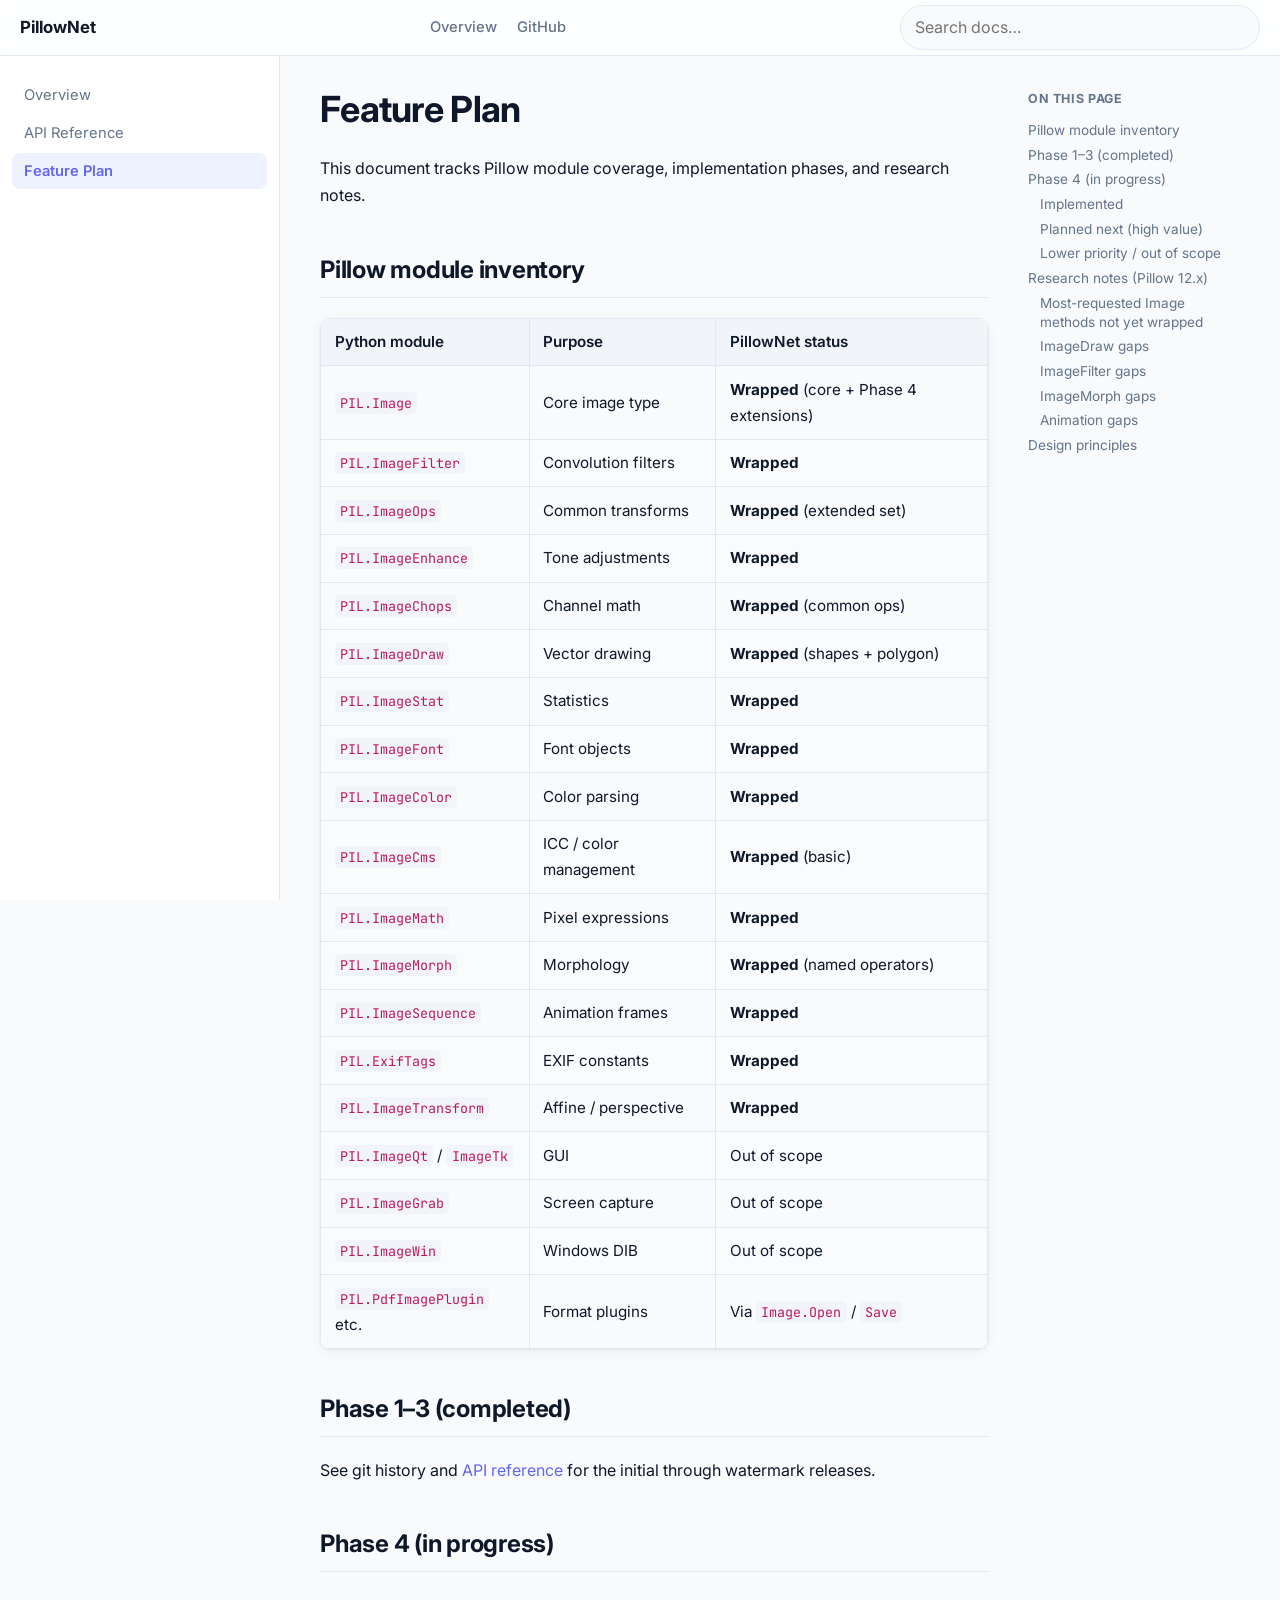
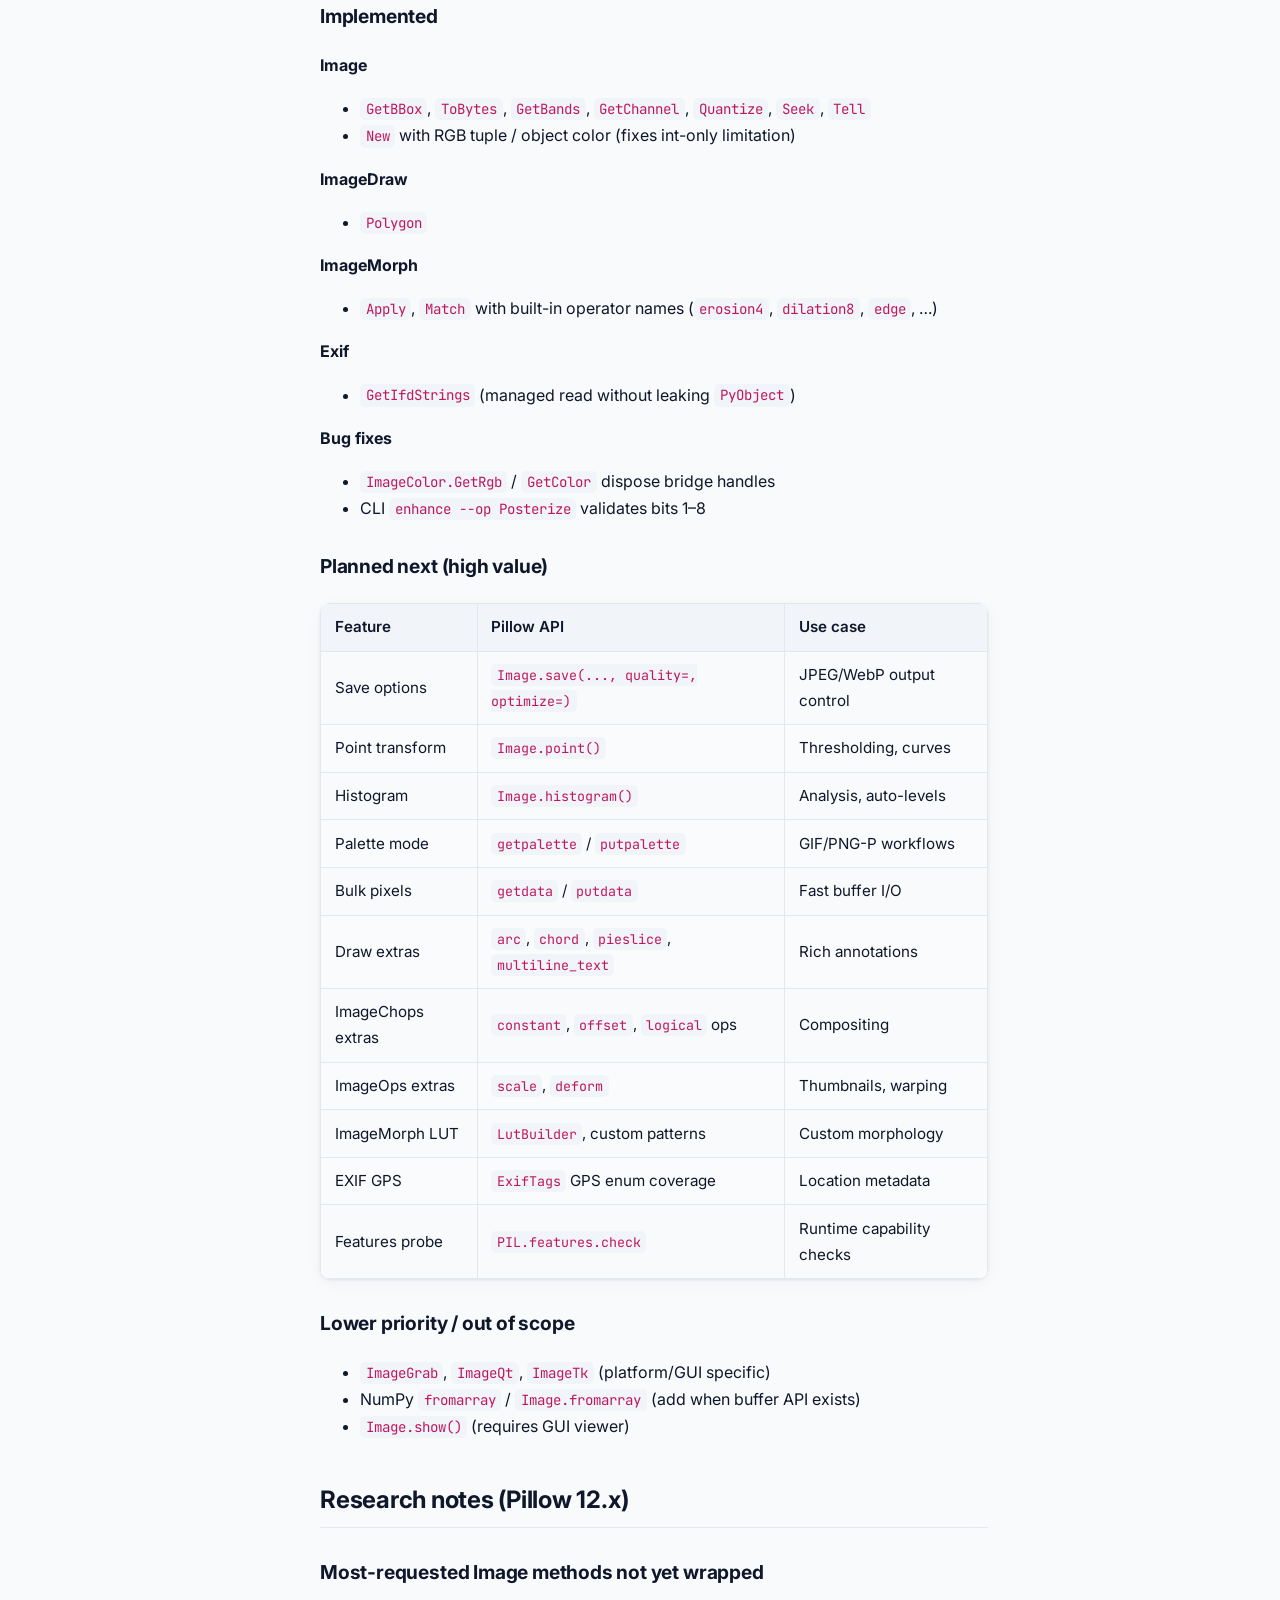
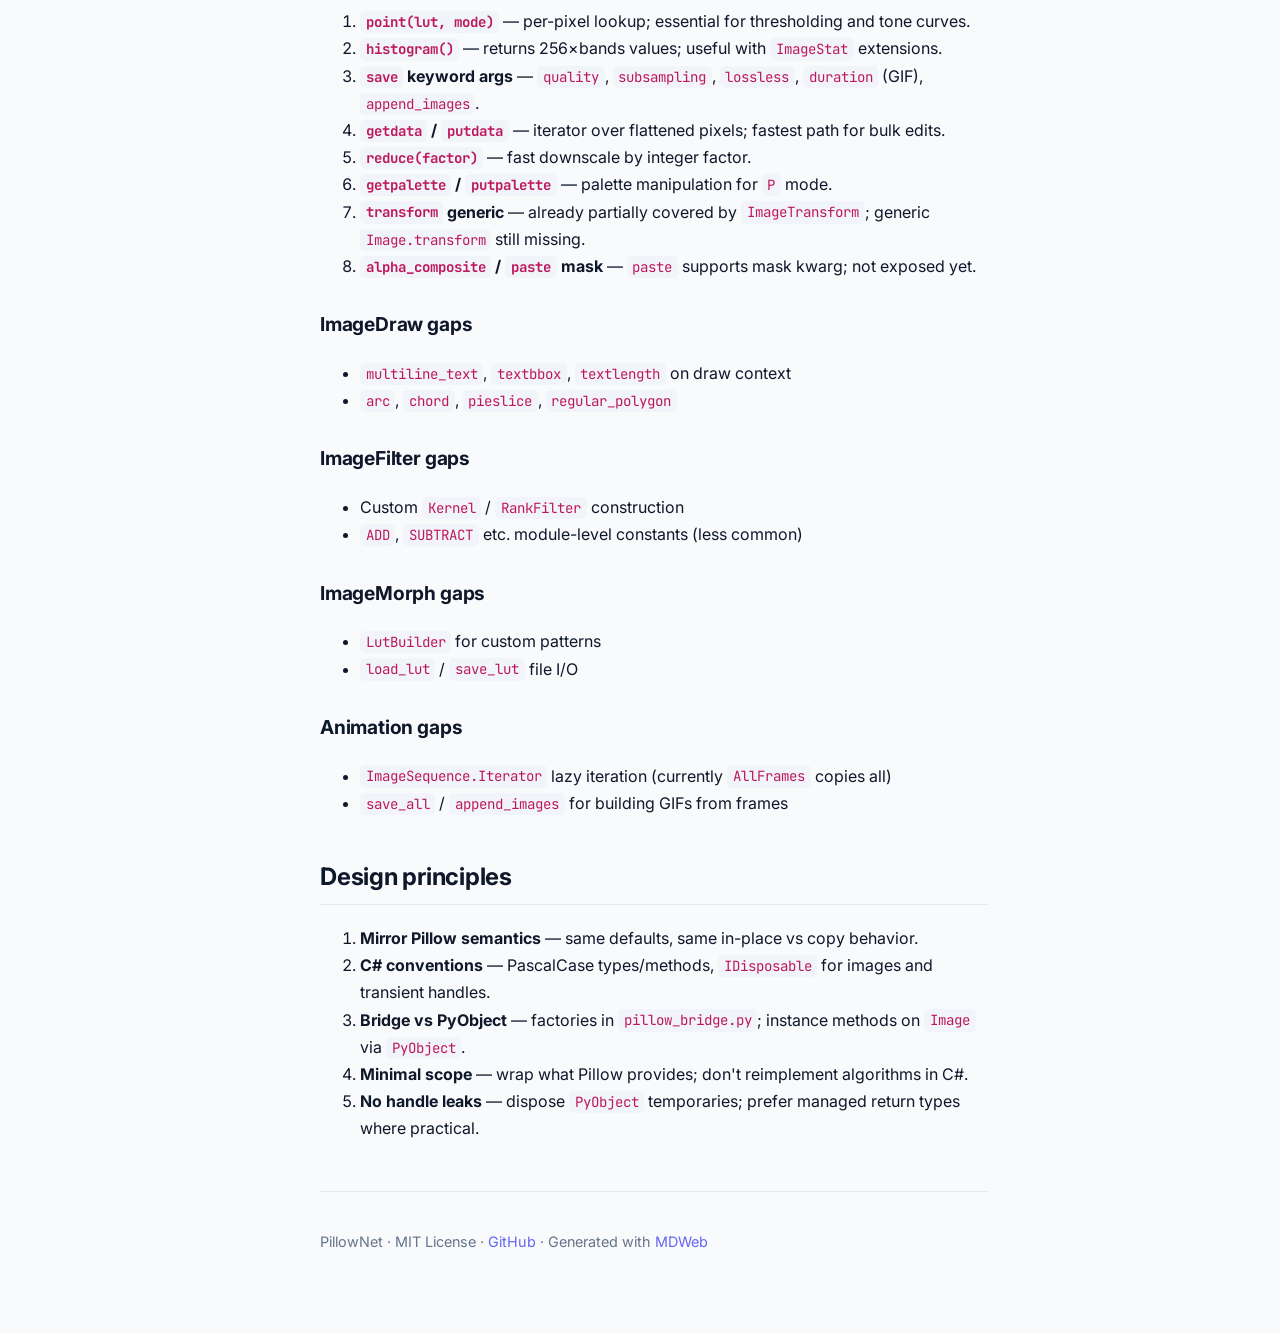
<file: docs/features.html>
<!DOCTYPE html>
<html lang="en">
<head>
  <meta charset="utf-8">
  <meta name="viewport" content="width=device-width, initial-scale=1">
  <title>Feature Plan · PillowNet</title>
  <meta name="description" content="C# wrapper for Pillow via CSnakes">
  <link rel="preconnect" href="https://fonts.googleapis.com">
  <link rel="preconnect" href="https://fonts.gstatic.com" crossorigin>
  <link href="https://fonts.googleapis.com/css2?family=Inter:wght@400;500;600;700&family=JetBrains+Mono:wght@400;500&display=swap" rel="stylesheet">
  <link rel="stylesheet" href="assets/css/site.css">
  <link rel="stylesheet" href="assets/vendor/atom-one-dark.min.css">
</head>
<body>
  <div class="site">
    <header class="topbar">
      <button class="sidebar-toggle" id="sidebar-toggle" aria-label="Toggle navigation">☰</button>
      <a href="index.html" class="brand">PillowNet</a>
      <nav class="topbar-nav" aria-label="Primary">
        <a href="index.html">Overview</a>
        <a href="https://github.com/hoihky/pillownet" target="_blank" rel="noopener">GitHub</a>
      </nav>
      <div class="search-wrap">
        <input type="search" id="search" placeholder="Search docs…" autocomplete="off">
      </div>
    </header>

    <div class="layout">
      <aside class="sidebar" id="sidebar">
        <nav class="nav" aria-label="Documentation">
          <ul class="nav-list">
            <li class="nav-item depth-0">
              <a href="index.html" class="nav-link">Overview</a>
            </li>
            
                        <li class="nav-item depth-0">
                          
                            <a href="api.html" class="nav-link">API Reference</a>
                            
                        </li>
                        
                        <li class="nav-item depth-0 is-active">
                          
                            <a href="features.html" class="nav-link">Feature Plan</a>
                            
                        </li>
                        
          </ul>
        </nav>
      </aside>

      <main class="content">
        <article class="doc">
          <header class="doc-header">
            <h1>Feature Plan</h1>
          </header>
          <div class="doc-body"><p>This document tracks Pillow module coverage, implementation phases, and research notes.</p>
<h2 id="pillow-module-inventory">Pillow module inventory</h2>
<table class="table">
<thead>
<tr>
<th>Python module</th>
<th>Purpose</th>
<th>PillowNet status</th>
</tr>
</thead>
<tbody>
<tr>
<td><code>PIL.Image</code></td>
<td>Core image type</td>
<td><strong>Wrapped</strong> (core + Phase 4 extensions)</td>
</tr>
<tr>
<td><code>PIL.ImageFilter</code></td>
<td>Convolution filters</td>
<td><strong>Wrapped</strong></td>
</tr>
<tr>
<td><code>PIL.ImageOps</code></td>
<td>Common transforms</td>
<td><strong>Wrapped</strong> (extended set)</td>
</tr>
<tr>
<td><code>PIL.ImageEnhance</code></td>
<td>Tone adjustments</td>
<td><strong>Wrapped</strong></td>
</tr>
<tr>
<td><code>PIL.ImageChops</code></td>
<td>Channel math</td>
<td><strong>Wrapped</strong> (common ops)</td>
</tr>
<tr>
<td><code>PIL.ImageDraw</code></td>
<td>Vector drawing</td>
<td><strong>Wrapped</strong> (shapes + polygon)</td>
</tr>
<tr>
<td><code>PIL.ImageStat</code></td>
<td>Statistics</td>
<td><strong>Wrapped</strong></td>
</tr>
<tr>
<td><code>PIL.ImageFont</code></td>
<td>Font objects</td>
<td><strong>Wrapped</strong></td>
</tr>
<tr>
<td><code>PIL.ImageColor</code></td>
<td>Color parsing</td>
<td><strong>Wrapped</strong></td>
</tr>
<tr>
<td><code>PIL.ImageCms</code></td>
<td>ICC / color management</td>
<td><strong>Wrapped</strong> (basic)</td>
</tr>
<tr>
<td><code>PIL.ImageMath</code></td>
<td>Pixel expressions</td>
<td><strong>Wrapped</strong></td>
</tr>
<tr>
<td><code>PIL.ImageMorph</code></td>
<td>Morphology</td>
<td><strong>Wrapped</strong> (named operators)</td>
</tr>
<tr>
<td><code>PIL.ImageSequence</code></td>
<td>Animation frames</td>
<td><strong>Wrapped</strong></td>
</tr>
<tr>
<td><code>PIL.ExifTags</code></td>
<td>EXIF constants</td>
<td><strong>Wrapped</strong></td>
</tr>
<tr>
<td><code>PIL.ImageTransform</code></td>
<td>Affine / perspective</td>
<td><strong>Wrapped</strong></td>
</tr>
<tr>
<td><code>PIL.ImageQt</code> / <code>ImageTk</code></td>
<td>GUI</td>
<td>Out of scope</td>
</tr>
<tr>
<td><code>PIL.ImageGrab</code></td>
<td>Screen capture</td>
<td>Out of scope</td>
</tr>
<tr>
<td><code>PIL.ImageWin</code></td>
<td>Windows DIB</td>
<td>Out of scope</td>
</tr>
<tr>
<td><code>PIL.PdfImagePlugin</code> etc.</td>
<td>Format plugins</td>
<td>Via <code>Image.Open</code> / <code>Save</code></td>
</tr>
</tbody>
</table>
<h2 id="phase-13-completed">Phase 1–3 (completed)</h2>
<p>See git history and <a href="api.html">API reference</a> for the initial through watermark releases.</p>
<h2 id="phase-4-in-progress">Phase 4 (in progress)</h2>
<h3 id="implemented">Implemented</h3>
<p><strong>Image</strong></p>
<ul>
<li><code>GetBBox</code>, <code>ToBytes</code>, <code>GetBands</code>, <code>GetChannel</code>, <code>Quantize</code>, <code>Seek</code>, <code>Tell</code></li>
<li><code>New</code> with RGB tuple / object color (fixes int-only limitation)</li>
</ul>
<p><strong>ImageDraw</strong></p>
<ul>
<li><code>Polygon</code></li>
</ul>
<p><strong>ImageMorph</strong></p>
<ul>
<li><code>Apply</code>, <code>Match</code> with built-in operator names (<code>erosion4</code>, <code>dilation8</code>, <code>edge</code>, …)</li>
</ul>
<p><strong>Exif</strong></p>
<ul>
<li><code>GetIfdStrings</code> (managed read without leaking <code>PyObject</code>)</li>
</ul>
<p><strong>Bug fixes</strong></p>
<ul>
<li><code>ImageColor.GetRgb</code> / <code>GetColor</code> dispose bridge handles</li>
<li>CLI <code>enhance --op Posterize</code> validates bits 1–8</li>
</ul>
<h3 id="planned-next-high-value">Planned next (high value)</h3>
<table class="table">
<thead>
<tr>
<th>Feature</th>
<th>Pillow API</th>
<th>Use case</th>
</tr>
</thead>
<tbody>
<tr>
<td>Save options</td>
<td><code>Image.save(..., quality=, optimize=)</code></td>
<td>JPEG/WebP output control</td>
</tr>
<tr>
<td>Point transform</td>
<td><code>Image.point()</code></td>
<td>Thresholding, curves</td>
</tr>
<tr>
<td>Histogram</td>
<td><code>Image.histogram()</code></td>
<td>Analysis, auto-levels</td>
</tr>
<tr>
<td>Palette mode</td>
<td><code>getpalette</code> / <code>putpalette</code></td>
<td>GIF/PNG-P workflows</td>
</tr>
<tr>
<td>Bulk pixels</td>
<td><code>getdata</code> / <code>putdata</code></td>
<td>Fast buffer I/O</td>
</tr>
<tr>
<td>Draw extras</td>
<td><code>arc</code>, <code>chord</code>, <code>pieslice</code>, <code>multiline_text</code></td>
<td>Rich annotations</td>
</tr>
<tr>
<td>ImageChops extras</td>
<td><code>constant</code>, <code>offset</code>, <code>logical</code> ops</td>
<td>Compositing</td>
</tr>
<tr>
<td>ImageOps extras</td>
<td><code>scale</code>, <code>deform</code></td>
<td>Thumbnails, warping</td>
</tr>
<tr>
<td>ImageMorph LUT</td>
<td><code>LutBuilder</code>, custom patterns</td>
<td>Custom morphology</td>
</tr>
<tr>
<td>EXIF GPS</td>
<td><code>ExifTags</code> GPS enum coverage</td>
<td>Location metadata</td>
</tr>
<tr>
<td>Features probe</td>
<td><code>PIL.features.check</code></td>
<td>Runtime capability checks</td>
</tr>
</tbody>
</table>
<h3 id="lower-priority-out-of-scope">Lower priority / out of scope</h3>
<ul>
<li><code>ImageGrab</code>, <code>ImageQt</code>, <code>ImageTk</code> (platform/GUI specific)</li>
<li>NumPy <code>fromarray</code> / <code>Image.fromarray</code> (add when buffer API exists)</li>
<li><code>Image.show()</code> (requires GUI viewer)</li>
</ul>
<h2 id="research-notes-pillow-12.x">Research notes (Pillow 12.x)</h2>
<h3 id="most-requested-image-methods-not-yet-wrapped">Most-requested Image methods not yet wrapped</h3>
<ol>
<li><strong><code>point(lut, mode)</code></strong> — per-pixel lookup; essential for thresholding and tone curves.</li>
<li><strong><code>histogram()</code></strong> — returns 256×bands values; useful with <code>ImageStat</code> extensions.</li>
<li><strong><code>save</code> keyword args</strong> — <code>quality</code>, <code>subsampling</code>, <code>lossless</code>, <code>duration</code> (GIF), <code>append_images</code>.</li>
<li><strong><code>getdata</code> / <code>putdata</code></strong> — iterator over flattened pixels; fastest path for bulk edits.</li>
<li><strong><code>reduce(factor)</code></strong> — fast downscale by integer factor.</li>
<li><strong><code>getpalette</code> / <code>putpalette</code></strong> — palette manipulation for <code>P</code> mode.</li>
<li><strong><code>transform</code> generic</strong> — already partially covered by <code>ImageTransform</code>; generic <code>Image.transform</code> still missing.</li>
<li><strong><code>alpha_composite</code> / <code>paste</code> mask</strong> — <code>paste</code> supports mask kwarg; not exposed yet.</li>
</ol>
<h3 id="imagedraw-gaps">ImageDraw gaps</h3>
<ul>
<li><code>multiline_text</code>, <code>textbbox</code>, <code>textlength</code> on draw context</li>
<li><code>arc</code>, <code>chord</code>, <code>pieslice</code>, <code>regular_polygon</code></li>
</ul>
<h3 id="imagefilter-gaps">ImageFilter gaps</h3>
<ul>
<li>Custom <code>Kernel</code> / <code>RankFilter</code> construction</li>
<li><code>ADD</code>, <code>SUBTRACT</code> etc. module-level constants (less common)</li>
</ul>
<h3 id="imagemorph-gaps">ImageMorph gaps</h3>
<ul>
<li><code>LutBuilder</code> for custom patterns</li>
<li><code>load_lut</code> / <code>save_lut</code> file I/O</li>
</ul>
<h3 id="animation-gaps">Animation gaps</h3>
<ul>
<li><code>ImageSequence.Iterator</code> lazy iteration (currently <code>AllFrames</code> copies all)</li>
<li><code>save_all</code> / <code>append_images</code> for building GIFs from frames</li>
</ul>
<h2 id="design-principles">Design principles</h2>
<ol>
<li><strong>Mirror Pillow semantics</strong> — same defaults, same in-place vs copy behavior.</li>
<li><strong>C# conventions</strong> — PascalCase types/methods, <code>IDisposable</code> for images and transient handles.</li>
<li><strong>Bridge vs PyObject</strong> — factories in <code>pillow_bridge.py</code>; instance methods on <code>Image</code> via <code>PyObject</code>.</li>
<li><strong>Minimal scope</strong> — wrap what Pillow provides; don't reimplement algorithms in C#.</li>
<li><strong>No handle leaks</strong> — dispose <code>PyObject</code> temporaries; prefer managed return types where practical.</li>
</ol>
</div>
          <footer class="doc-footer">
            <p>PillowNet · MIT License · <a href="https://github.com/hoihky/pillownet">GitHub</a> · Generated with <a href="https://github.com/hoihky/MDWeb">MDWeb</a></p>
          </footer>
        </article>

        
                <aside class="toc" aria-label="On this page">
                  <p class="toc-title">On this page</p>
                  <ul>
                    
                        <li class="toc-h2">
                          <a href="#pillow-module-inventory">Pillow module inventory</a>
                        </li>
                        
                        <li class="toc-h2">
                          <a href="#phase-13-completed">Phase 1–3 (completed)</a>
                        </li>
                        
                        <li class="toc-h2">
                          <a href="#phase-4-in-progress">Phase 4 (in progress)</a>
                        </li>
                        
                        <li class="toc-h3">
                          <a href="#implemented">Implemented</a>
                        </li>
                        
                        <li class="toc-h3">
                          <a href="#planned-next-high-value">Planned next (high value)</a>
                        </li>
                        
                        <li class="toc-h3">
                          <a href="#lower-priority-out-of-scope">Lower priority / out of scope</a>
                        </li>
                        
                        <li class="toc-h2">
                          <a href="#research-notes-pillow-12x">Research notes (Pillow 12.x)</a>
                        </li>
                        
                        <li class="toc-h3">
                          <a href="#most-requested-image-methods-not-yet-wrapped">Most-requested Image methods not yet wrapped</a>
                        </li>
                        
                        <li class="toc-h3">
                          <a href="#imagedraw-gaps">ImageDraw gaps</a>
                        </li>
                        
                        <li class="toc-h3">
                          <a href="#imagefilter-gaps">ImageFilter gaps</a>
                        </li>
                        
                        <li class="toc-h3">
                          <a href="#imagemorph-gaps">ImageMorph gaps</a>
                        </li>
                        
                        <li class="toc-h3">
                          <a href="#animation-gaps">Animation gaps</a>
                        </li>
                        
                        <li class="toc-h2">
                          <a href="#design-principles">Design principles</a>
                        </li>
                        
                  </ul>
                </aside>
                
      </main>
    </div>
  </div>
  <script src="assets/vendor/mermaid.min.js"></script>
  <script src="assets/vendor/highlight.min.js"></script>
  <script src="assets/js/site.js"></script>
</body>
</html>
</file>
<file: docs/assets/css/portfolio.css>
:root {
  --bg: #f8fafc;
  --bg-elevated: #ffffff;
  --text: #0f172a;
  --text-muted: #64748b;
  --border: #e2e8f0;
  --accent: #6366f1;
  --accent-soft: #eef2ff;
  --accent-hover: #4f46e5;
  --code-bg: #1e293b;
  --code-text: #e2e8f0;
  --topbar-height: 56px;
  --toc-width: 220px;
  --radius: 10px;
  --shadow: 0 1px 3px rgba(15, 23, 42, 0.08), 0 4px 16px rgba(15, 23, 42, 0.04);
  --font-sans: "Inter", system-ui, -apple-system, sans-serif;
  --font-mono: "JetBrains Mono", ui-monospace, monospace;
}

* { box-sizing: border-box; }

html { scroll-behavior: smooth; }

body {
  margin: 0;
  font-family: var(--font-sans);
  font-size: 16px;
  line-height: 1.7;
  color: var(--text);
  background: var(--bg);
  -webkit-font-smoothing: antialiased;
}

a { color: var(--accent); text-decoration: none; }
a:hover { color: var(--accent-hover); text-decoration: underline; }

.site { min-height: 100vh; }

.topbar {
  position: sticky;
  top: 0;
  z-index: 100;
  display: flex;
  align-items: center;
  gap: 1rem;
  height: var(--topbar-height);
  padding: 0 1.25rem;
  background: rgba(255, 255, 255, 0.85);
  backdrop-filter: blur(12px);
  border-bottom: 1px solid var(--border);
}

.brand {
  font-weight: 700;
  font-size: 1.05rem;
  color: var(--text);
  text-decoration: none;
  white-space: nowrap;
}

.brand:hover { color: var(--accent); text-decoration: none; }

.topbar-nav {
  display: flex;
  align-items: center;
  gap: 1.25rem;
  margin-left: auto;
  font-size: 0.92rem;
  font-weight: 500;
}

.topbar-nav a {
  color: var(--text-muted);
  text-decoration: none;
}

.topbar-nav a:hover {
  color: var(--accent);
  text-decoration: none;
}

.portfolio-layout {
  display: grid;
  grid-template-columns: minmax(0, 1fr) var(--toc-width);
  gap: 2rem;
  max-width: 1100px;
  margin: 0 auto;
  padding: 2.5rem 2rem 4rem;
}

.portfolio-main { min-width: 0; }

.hero {
  display: flex;
  align-items: flex-start;
  gap: 1.75rem;
  margin-bottom: 2.5rem;
}

.hero-logo,
.hero-mark,
.docs-hero-icon {
  width: 120px;
  height: 120px;
  border-radius: var(--radius);
  box-shadow: var(--shadow);
  flex-shrink: 0;
  object-fit: cover;
}

.hero-mark {
  display: flex;
  align-items: center;
  justify-content: center;
  font-size: 2rem;
  font-weight: 800;
  letter-spacing: -0.04em;
  color: #fff;
  background: linear-gradient(135deg, #6366f1 0%, #4f46e5 55%, #a78bfa 100%);
}

.docs-hero-icon {
  display: flex;
  align-items: center;
  justify-content: center;
  font-family: var(--font-mono);
  font-size: 1.75rem;
  font-weight: 700;
  color: var(--accent);
  background: linear-gradient(135deg, var(--accent-soft) 0%, #fff 100%);
  border: 1px solid #c7d2fe;
}

.hero-text h1 {
  margin: 0 0 0.5rem;
  font-size: 2.25rem;
  font-weight: 700;
  letter-spacing: -0.02em;
  line-height: 1.2;
}

.hero-tagline {
  margin: 0 0 1rem;
  font-size: 1.1rem;
  color: var(--text-muted);
  line-height: 1.6;
}

.hero-links {
  display: flex;
  flex-wrap: wrap;
  gap: 0.5rem 1rem;
  font-size: 0.92rem;
  margin-top: 0.75rem;
}

.hero-links a {
  display: inline-flex;
  align-items: center;
  gap: 0.35rem;
  font-weight: 500;
}

.disclaimer {
  margin: 0 0 2rem;
  padding: 0.85rem 1rem;
  border-left: 4px solid #f59e0b;
  background: #fffbeb;
  border-radius: 0 var(--radius) var(--radius) 0;
  color: #92400e;
  font-size: 0.92rem;
  line-height: 1.6;
}

.disclaimer strong {
  color: #78350f;
}

.section-title {
  margin: 2.5rem 0 1rem;
  padding-bottom: 0.4rem;
  border-bottom: 1px solid var(--border);
  font-size: 1.5rem;
  font-weight: 700;
  letter-spacing: -0.01em;
  scroll-margin-top: calc(var(--topbar-height) + 1rem);
}

.section-lead {
  margin: 0 0 1.25rem;
  color: var(--text-muted);
}

.subsection-title {
  margin: 1.75rem 0 0.75rem;
  font-size: 1.15rem;
  font-weight: 600;
  scroll-margin-top: calc(var(--topbar-height) + 1rem);
}

.about-body p,
.doc-body p,
.doc-body ul,
.doc-body ol {
  margin: 1rem 0;
}

.doc-body h3 {
  font-size: 1.05rem;
  margin-top: 1.5rem;
  scroll-margin-top: calc(var(--topbar-height) + 1rem);
}

.doc-body blockquote {
  margin: 1.25rem 0;
  padding: 0.75rem 1rem;
  border-left: 4px solid var(--accent);
  background: var(--accent-soft);
  border-radius: 0 var(--radius) var(--radius) 0;
  color: var(--text-muted);
}

.doc-body code {
  font-family: var(--font-mono);
  font-size: 0.88em;
  background: #f1f5f9;
  padding: 0.15em 0.4em;
  border-radius: 5px;
  color: #be185d;
}

.doc-body pre {
  margin: 1rem 0;
  padding: 1rem 1.15rem;
  background: var(--code-bg);
  color: var(--code-text);
  border-radius: var(--radius);
  overflow-x: auto;
  font-family: var(--font-mono);
  font-size: 0.85rem;
  line-height: 1.55;
  box-shadow: var(--shadow);
}

.doc-body pre code {
  background: none;
  padding: 0;
  color: inherit;
}

.doc-body table {
  width: 100%;
  border-collapse: collapse;
  margin: 1.25rem 0;
  font-size: 0.95rem;
  box-shadow: var(--shadow);
  border-radius: var(--radius);
  overflow: hidden;
}

.doc-body th,
.doc-body td {
  border: 1px solid var(--border);
  padding: 0.65rem 0.85rem;
  text-align: left;
}

.doc-body th {
  background: #f1f5f9;
  font-weight: 600;
}

.doc-body tr:nth-child(even) td { background: #fafbfc; }

.pillar-grid,
.feature-grid,
.career-grid {
  display: grid;
  grid-template-columns: repeat(auto-fill, minmax(240px, 1fr));
  gap: 1rem;
  margin: 1.25rem 0;
}

.pillar-card,
.feature-card,
.career-card {
  padding: 1.15rem 1.25rem;
  background: var(--bg-elevated);
  border: 1px solid var(--border);
  border-radius: var(--radius);
  box-shadow: var(--shadow);
}

.pillar-card h3,
.feature-card h3,
.career-card h3 {
  margin: 0 0 0.5rem;
  font-size: 1rem;
  font-weight: 600;
  color: var(--accent);
}

.pillar-card p,
.feature-card p,
.career-card p {
  margin: 0;
  font-size: 0.92rem;
  color: var(--text-muted);
  line-height: 1.6;
}

.skill-list {
  display: flex;
  flex-wrap: wrap;
  gap: 0.5rem;
  margin: 1rem 0 0;
  padding: 0;
  list-style: none;
}

.skill-list li {
  padding: 0.35rem 0.75rem;
  font-size: 0.88rem;
  font-weight: 500;
  color: var(--text);
  background: var(--bg-elevated);
  border: 1px solid var(--border);
  border-radius: 999px;
}

.arch-stack {
  margin: 1.5rem 0;
  display: flex;
  flex-direction: column;
  gap: 0.5rem;
  align-items: center;
}

.arch-layer {
  width: 100%;
  max-width: 640px;
  padding: 0.85rem 1.15rem;
  text-align: center;
  background: var(--bg-elevated);
  border: 1px solid var(--border);
  border-radius: var(--radius);
  box-shadow: var(--shadow);
  font-size: 0.92rem;
}

.arch-layer strong {
  display: block;
  margin-bottom: 0.25rem;
  color: var(--text);
}

.arch-layer span {
  color: var(--text-muted);
  font-size: 0.88rem;
}

.arch-arrow {
  color: var(--accent);
  font-size: 1.1rem;
  line-height: 1;
}

.pipeline-list {
  margin: 1rem 0;
  padding: 0;
  list-style: none;
  counter-reset: pipeline;
}

.pipeline-list li {
  counter-increment: pipeline;
  position: relative;
  margin: 0.65rem 0;
  padding: 0.85rem 1rem 0.85rem 3rem;
  background: var(--bg-elevated);
  border: 1px solid var(--border);
  border-radius: var(--radius);
  box-shadow: var(--shadow);
}

.pipeline-list li::before {
  content: counter(pipeline);
  position: absolute;
  left: 1rem;
  top: 0.85rem;
  width: 1.5rem;
  height: 1.5rem;
  display: flex;
  align-items: center;
  justify-content: center;
  font-size: 0.78rem;
  font-weight: 700;
  color: var(--accent);
  background: var(--accent-soft);
  border-radius: 999px;
}

.pipeline-list li strong {
  display: block;
  margin-bottom: 0.15rem;
}

.pipeline-list li span {
  font-size: 0.9rem;
  color: var(--text-muted);
}

.cta-card {
  margin: 2rem 0;
  padding: 1.5rem 1.75rem;
  background: linear-gradient(135deg, var(--accent-soft) 0%, #fff 100%);
  border: 1px solid #c7d2fe;
  border-radius: var(--radius);
  box-shadow: var(--shadow);
}

.cta-card h3 {
  margin: 0 0 0.5rem;
  font-size: 1.15rem;
}

.cta-card p {
  margin: 0 0 1rem;
  color: var(--text-muted);
}

.diagram-block {
  background: #f1f5f9;
  border: 1px solid var(--border);
  border-radius: var(--radius);
  padding: 1.25rem;
  font-family: var(--font-mono);
  font-size: 0.78rem;
  line-height: 1.45;
  color: var(--text-muted);
  overflow-x: auto;
  margin: 1rem 0;
  white-space: pre;
}

.demo-list {
  columns: 2;
  column-gap: 2rem;
  margin: 1rem 0;
  padding-left: 1.25rem;
  font-size: 0.92rem;
  color: var(--text-muted);
}

.demo-list li {
  margin-bottom: 0.35rem;
  break-inside: avoid;
}

.toc {
  position: sticky;
  top: calc(var(--topbar-height) + 1.5rem);
  align-self: start;
  max-height: calc(100vh - var(--topbar-height) - 3rem);
  overflow-y: auto;
  padding-left: 0.5rem;
}

.toc-title {
  font-size: 0.78rem;
  font-weight: 700;
  text-transform: uppercase;
  letter-spacing: 0.05em;
  color: var(--text-muted);
  margin: 0 0 0.75rem;
}

.toc ul {
  list-style: none;
  margin: 0;
  padding: 0;
}

.toc li { margin: 0.35rem 0; }

.toc a {
  font-size: 0.85rem;
  color: var(--text-muted);
  text-decoration: none;
  display: block;
  line-height: 1.4;
}

.toc a:hover { color: var(--accent); }

.toc-h3 { padding-left: 0.75rem; }

.site-footer {
  margin-top: 3rem;
  padding-top: 1.5rem;
  border-top: 1px solid var(--border);
  color: var(--text-muted);
  font-size: 0.9rem;
}

.doc-page .doc-body {
  max-width: none;
}

.doc-header h1 {
  margin: 0 0 1.5rem;
  font-size: 2.25rem;
  font-weight: 700;
  letter-spacing: -0.02em;
  line-height: 1.2;
}

.doc-page .doc-body h2 {
  margin-top: 2.5rem;
  padding-bottom: 0.4rem;
  border-bottom: 1px solid var(--border);
  font-size: 1.5rem;
  font-weight: 700;
  letter-spacing: -0.01em;
  scroll-margin-top: calc(var(--topbar-height) + 1rem);
}

.doc-page .doc-body h3 {
  margin-top: 1.75rem;
  font-size: 1.15rem;
  font-weight: 600;
  scroll-margin-top: calc(var(--topbar-height) + 1rem);
}

.doc-page .doc-body h4 {
  margin-top: 1.25rem;
  font-size: 1.05rem;
  font-weight: 600;
  scroll-margin-top: calc(var(--topbar-height) + 1rem);
}

.doc-page .doc-body hr {
  margin: 2rem 0;
  border: none;
  border-top: 1px solid var(--border);
}

.topbar-nav a.is-active {
  color: var(--accent);
}

@media (max-width: 1100px) {
  .portfolio-layout { grid-template-columns: 1fr; }
  .toc { display: none; }
}

@media (max-width: 600px) {
  .hero { flex-direction: column; align-items: center; text-align: center; }
  .hero-links { justify-content: center; }
  .portfolio-layout { padding: 1.5rem 1rem 3rem; }
  .hero-text h1 { font-size: 1.75rem; }
  .topbar-nav { display: none; }
  .demo-list { columns: 1; }
}
</file>
<file: docs/assets/css/site.css>
:root {
  --bg: #f8fafc;
  --bg-elevated: #ffffff;
  --text: #0f172a;
  --text-muted: #64748b;
  --border: #e2e8f0;
  --accent: #6366f1;
  --accent-soft: #eef2ff;
  --accent-hover: #4f46e5;
  --code-bg: #1e293b;
  --code-text: #e2e8f0;
  --sidebar-width: 280px;
  --topbar-height: 56px;
  --toc-width: 220px;
  --radius: 10px;
  --shadow: 0 1px 3px rgba(15, 23, 42, 0.08), 0 4px 16px rgba(15, 23, 42, 0.04);
  --font-sans: "Inter", system-ui, -apple-system, sans-serif;
  --font-mono: "JetBrains Mono", ui-monospace, monospace;
}

* { box-sizing: border-box; }

html {
  scroll-behavior: smooth;
}

body {
  margin: 0;
  font-family: var(--font-sans);
  font-size: 16px;
  line-height: 1.7;
  color: var(--text);
  background: var(--bg);
  -webkit-font-smoothing: antialiased;
}

a { color: var(--accent); text-decoration: none; }
a:hover { color: var(--accent-hover); text-decoration: underline; }

.site { min-height: 100vh; }

.topbar {
  position: sticky;
  top: 0;
  z-index: 100;
  display: flex;
  align-items: center;
  gap: 1rem;
  height: var(--topbar-height);
  padding: 0 1.25rem;
  background: rgba(255, 255, 255, 0.85);
  backdrop-filter: blur(12px);
  border-bottom: 1px solid var(--border);
}

.brand {
  font-weight: 700;
  font-size: 1.05rem;
  color: var(--text);
  text-decoration: none;
  white-space: nowrap;
}

.brand:hover { color: var(--accent); text-decoration: none; }

.sidebar-toggle {
  display: none;
  border: 1px solid var(--border);
  background: var(--bg-elevated);
  border-radius: 8px;
  padding: 0.35rem 0.6rem;
  cursor: pointer;
  font-size: 1.1rem;
}

.search-wrap { flex: 1; max-width: 360px; margin-left: auto; }

.search-wrap input {
  width: 100%;
  padding: 0.5rem 0.85rem;
  border: 1px solid var(--border);
  border-radius: 999px;
  background: var(--bg);
  font: inherit;
  outline: none;
  transition: border-color 0.15s, box-shadow 0.15s;
}

.search-wrap input:focus {
  border-color: var(--accent);
  box-shadow: 0 0 0 3px var(--accent-soft);
}

.layout {
  display: grid;
  grid-template-columns: var(--sidebar-width) 1fr;
  min-height: calc(100vh - var(--topbar-height));
}

.sidebar {
  position: sticky;
  top: var(--topbar-height);
  height: calc(100vh - var(--topbar-height));
  overflow-y: auto;
  padding: 1.25rem 0.75rem 2rem;
  border-right: 1px solid var(--border);
  background: var(--bg-elevated);
}

.nav-list {
  list-style: none;
  margin: 0;
  padding: 0;
}

.nav-item { margin: 0.1rem 0; }

.nav-link,
.nav-group {
  display: block;
  padding: 0.35rem 0.75rem;
  border-radius: 8px;
  font-size: 0.92rem;
  color: var(--text-muted);
}

.nav-group {
  font-weight: 600;
  color: var(--text);
  margin-top: 0.75rem;
  font-size: 0.78rem;
  text-transform: uppercase;
  letter-spacing: 0.04em;
}

.nav-link:hover {
  background: var(--accent-soft);
  color: var(--accent);
  text-decoration: none;
}

.nav-item.is-active > .nav-link {
  background: var(--accent-soft);
  color: var(--accent);
  font-weight: 600;
}

.nav-item.depth-1 .nav-link,
.nav-item.depth-1 .nav-group { padding-left: 1.25rem; }
.nav-item.depth-2 .nav-link,
.nav-item.depth-2 .nav-group { padding-left: 2rem; }
.nav-item.depth-3 .nav-link,
.nav-item.depth-3 .nav-group { padding-left: 2.75rem; }

.content {
  display: grid;
  grid-template-columns: minmax(0, 1fr) var(--toc-width);
  gap: 2rem;
  padding: 2rem 2.5rem 4rem;
  max-width: 1200px;
}

.doc { min-width: 0; }

.doc-header h1 {
  margin: 0 0 1.5rem;
  font-size: 2.25rem;
  font-weight: 700;
  letter-spacing: -0.02em;
  line-height: 1.2;
}

.doc-body h2,
.doc-body h3,
.doc-body h4 {
  scroll-margin-top: calc(var(--topbar-height) + 1rem);
  letter-spacing: -0.01em;
}

.doc-body h2 {
  margin-top: 2.5rem;
  padding-bottom: 0.4rem;
  border-bottom: 1px solid var(--border);
  font-size: 1.5rem;
}

.doc-body h3 { font-size: 1.2rem; margin-top: 1.75rem; }

.doc-body p,
.doc-body ul,
.doc-body ol,
.doc-body blockquote,
.doc-body pre {
  margin: 1rem 0;
}

.doc-body blockquote {
  margin-left: 0;
  padding: 0.75rem 1rem;
  border-left: 4px solid var(--accent);
  background: var(--accent-soft);
  border-radius: 0 var(--radius) var(--radius) 0;
  color: var(--text-muted);
}

.doc-body code {
  font-family: var(--font-mono);
  font-size: 0.88em;
  background: #f1f5f9;
  padding: 0.15em 0.4em;
  border-radius: 5px;
  color: #be185d;
  font-variant-ligatures: none;
  font-feature-settings: "liga" 0, "calt" 0;
}

.doc-body pre {
  margin: 1rem 0;
  padding: 0;
  background: transparent;
  border-radius: var(--radius);
  overflow: hidden;
  box-shadow: var(--shadow);
}

.doc-body pre code {
  background: none;
  padding: 0;
  color: inherit;
  font-size: 0.85rem;
  font-variant-ligatures: none;
  font-feature-settings: "liga" 0, "calt" 0;
}

.doc-body pre code.hljs {
  display: block;
  padding: 1rem 1.15rem;
  overflow-x: auto;
  line-height: 1.55;
  border-radius: var(--radius);
}

.doc-body .mermaid {
  display: flex;
  justify-content: center;
  margin: 1.25rem 0;
  padding: 1.25rem;
  background: #1e293b;
  border: 1px solid var(--border);
  border-radius: var(--radius);
  box-shadow: var(--shadow);
  overflow-x: auto;
  color: #e2e8f0;
}

.doc-body .mermaid svg {
  display: block;
  max-width: 100%;
  height: auto;
}

.doc-body table {
  width: 100%;
  border-collapse: collapse;
  margin: 1.25rem 0;
  font-size: 0.95rem;
  box-shadow: var(--shadow);
  border-radius: var(--radius);
  overflow: hidden;
}

.doc-body th,
.doc-body td {
  border: 1px solid var(--border);
  padding: 0.65rem 0.85rem;
  text-align: left;
}

.doc-body th {
  background: #f1f5f9;
  font-weight: 600;
}

.doc-body tr:nth-child(even) td { background: #fafbfc; }

.doc-body img {
  max-width: 100%;
  border-radius: var(--radius);
  box-shadow: var(--shadow);
}

.doc-body .task-list-item {
  list-style: none;
}

.doc-footer {
  margin-top: 3rem;
  padding-top: 1.5rem;
  border-top: 1px solid var(--border);
  color: var(--text-muted);
  font-size: 0.9rem;
}

.toc {
  position: sticky;
  top: calc(var(--topbar-height) + 1.5rem);
  align-self: start;
  max-height: calc(100vh - var(--topbar-height) - 3rem);
  overflow-y: auto;
  padding-left: 0.5rem;
}

.toc-title {
  font-size: 0.78rem;
  font-weight: 700;
  text-transform: uppercase;
  letter-spacing: 0.05em;
  color: var(--text-muted);
  margin: 0 0 0.75rem;
}

.toc ul {
  list-style: none;
  margin: 0;
  padding: 0;
}

.toc li { margin: 0.35rem 0; }

.toc a {
  font-size: 0.85rem;
  color: var(--text-muted);
  text-decoration: none;
  display: block;
  line-height: 1.4;
}

.toc a:hover { color: var(--accent); }

.toc-h3 { padding-left: 0.75rem; }
.toc-h4 { padding-left: 1.25rem; }

.nav-item.is-hidden { display: none; }

@media (max-width: 1100px) {
  .content { grid-template-columns: 1fr; }
  .toc { display: none; }
}

@media (max-width: 900px) {
  .sidebar-toggle { display: block; }

  .layout { grid-template-columns: 1fr; }

  .sidebar {
    position: fixed;
    left: 0;
    top: var(--topbar-height);
    width: min(var(--sidebar-width), 85vw);
    transform: translateX(-100%);
    transition: transform 0.2s ease;
    z-index: 90;
    box-shadow: var(--shadow);
  }

  .sidebar.is-open { transform: translateX(0); }

  .content { padding: 1.25rem 1rem 3rem; }

  .doc-header h1 { font-size: 1.75rem; }
}

/* Portfolio page */

.portfolio-layout {
  display: grid;
  grid-template-columns: minmax(0, 1fr) var(--toc-width);
  gap: 2rem;
  max-width: 1100px;
  margin: 0 auto;
  padding: 2.5rem 2rem 4rem;
}

.portfolio-main { min-width: 0; }

.hero {
  display: flex;
  align-items: flex-start;
  gap: 1.75rem;
  margin-bottom: 2.5rem;
}

.hero-avatar {
  width: 96px;
  height: 96px;
  border-radius: 50%;
  box-shadow: var(--shadow);
  flex-shrink: 0;
}

.hero-text h1 {
  margin: 0 0 0.5rem;
  font-size: 2.25rem;
  font-weight: 700;
  letter-spacing: -0.02em;
  line-height: 1.2;
}

.hero-tagline {
  margin: 0 0 1rem;
  font-size: 1.1rem;
  color: var(--text-muted);
  line-height: 1.6;
}

.hero-links {
  display: flex;
  flex-wrap: wrap;
  gap: 0.5rem 1rem;
  font-size: 0.92rem;
}

.hero-links a {
  display: inline-flex;
  align-items: center;
  gap: 0.35rem;
  font-weight: 500;
}

.disclaimer {
  margin: 0 0 2rem;
  padding: 0.85rem 1rem;
  border-left: 4px solid #f59e0b;
  background: #fffbeb;
  border-radius: 0 var(--radius) var(--radius) 0;
  color: #92400e;
  font-size: 0.92rem;
  line-height: 1.6;
}

.section-title {
  margin: 2.5rem 0 1rem;
  padding-bottom: 0.4rem;
  border-bottom: 1px solid var(--border);
  font-size: 1.5rem;
  font-weight: 700;
  letter-spacing: -0.01em;
  scroll-margin-top: calc(var(--topbar-height) + 1rem);
}

.section-lead {
  margin: 0 0 1.25rem;
  color: var(--text-muted);
}

.project-grid {
  display: grid;
  grid-template-columns: repeat(auto-fill, minmax(300px, 1fr));
  gap: 1rem;
  margin: 1.25rem 0;
}

.project-card {
  display: flex;
  flex-direction: column;
  padding: 1.15rem 1.25rem;
  background: var(--bg-elevated);
  border: 1px solid var(--border);
  border-radius: var(--radius);
  box-shadow: var(--shadow);
  transition: border-color 0.15s, box-shadow 0.15s;
}

.project-card:hover {
  border-color: #c7d2fe;
  box-shadow: 0 4px 20px rgba(99, 102, 241, 0.1);
}

.project-card h3 {
  margin: 0 0 0.35rem;
  font-size: 1.05rem;
  font-weight: 600;
}

.project-card h3 a {
  color: var(--text);
  text-decoration: none;
}

.project-card h3 a:hover {
  color: var(--accent);
}

.project-meta {
  display: flex;
  flex-wrap: wrap;
  gap: 0.35rem;
  margin-bottom: 0.65rem;
}

.tag {
  display: inline-block;
  padding: 0.15rem 0.5rem;
  font-size: 0.72rem;
  font-weight: 600;
  text-transform: uppercase;
  letter-spacing: 0.03em;
  color: var(--accent);
  background: var(--accent-soft);
  border-radius: 999px;
}

.project-card p {
  margin: 0;
  flex: 1;
  font-size: 0.92rem;
  color: var(--text-muted);
  line-height: 1.55;
}

.project-card .card-links {
  margin-top: 0.85rem;
  font-size: 0.85rem;
}

.about-body {
  margin: 0 0 1.25rem;
  color: var(--text);
  line-height: 1.75;
}

.career-grid {
  display: grid;
  grid-template-columns: repeat(auto-fill, minmax(280px, 1fr));
  gap: 1rem;
  margin: 1.5rem 0;
}

.career-card {
  padding: 1.15rem 1.25rem;
  background: var(--bg-elevated);
  border: 1px solid var(--border);
  border-radius: var(--radius);
  box-shadow: var(--shadow);
}

.career-card h3 {
  margin: 0 0 0.5rem;
  font-size: 1rem;
  font-weight: 600;
  color: var(--accent);
}

.career-card p {
  margin: 0;
  font-size: 0.92rem;
  color: var(--text-muted);
  line-height: 1.6;
}

.skill-list {
  display: flex;
  flex-wrap: wrap;
  gap: 0.5rem;
  margin: 1rem 0 0;
  padding: 0;
  list-style: none;
}

.skill-list li {
  padding: 0.35rem 0.75rem;
  font-size: 0.88rem;
  font-weight: 500;
  color: var(--text);
  background: var(--bg-elevated);
  border: 1px solid var(--border);
  border-radius: 999px;
}

.ebook-table {
  width: 100%;
  border-collapse: collapse;
  margin: 1.25rem 0;
  font-size: 0.95rem;
  box-shadow: var(--shadow);
  border-radius: var(--radius);
  overflow: hidden;
}

.ebook-table th,
.ebook-table td {
  border: 1px solid var(--border);
  padding: 0.65rem 0.85rem;
  text-align: left;
}

.ebook-table th {
  background: #f1f5f9;
  font-weight: 600;
}

.ebook-table tr:nth-child(even) td { background: #fafbfc; }

.ebook-table a { font-weight: 500; }

.site-footer {
  margin-top: 3rem;
  padding-top: 1.5rem;
  border-top: 1px solid var(--border);
  color: var(--text-muted);
  font-size: 0.9rem;
}

.topbar-nav {
  display: flex;
  align-items: center;
  gap: 1.25rem;
  margin-left: auto;
  font-size: 0.92rem;
  font-weight: 500;
}

.topbar-nav a {
  color: var(--text-muted);
  text-decoration: none;
}

.topbar-nav a:hover {
  color: var(--accent);
  text-decoration: none;
}

@media (max-width: 1100px) {
  .portfolio-layout { grid-template-columns: 1fr; }
  .portfolio-layout .toc { display: none; }
}

.topbar-nav a.lang-switch {
  padding: 0.25rem 0.6rem;
  border: 1px solid var(--border);
  border-radius: 999px;
  background: var(--bg);
}

.topbar-nav a.lang-switch:hover {
  border-color: #c7d2fe;
  background: var(--accent-soft);
}

@media (max-width: 600px) {
  .hero { flex-direction: column; align-items: center; text-align: center; }
  .hero-links { justify-content: center; }
  .portfolio-layout { padding: 1.5rem 1rem 3rem; }
  .hero-text h1 { font-size: 1.75rem; }
  .topbar-nav { display: none; }
}
</file>
<file: docs/assets/vendor/atom-one-dark.min.css>
pre code.hljs{display:block;overflow-x:auto;padding:1em}code.hljs{padding:3px 5px}.hljs{color:#abb2bf;background:#282c34}.hljs-comment,.hljs-quote{color:#5c6370;font-style:italic}.hljs-doctag,.hljs-formula,.hljs-keyword{color:#c678dd}.hljs-deletion,.hljs-name,.hljs-section,.hljs-selector-tag,.hljs-subst{color:#e06c75}.hljs-literal{color:#56b6c2}.hljs-addition,.hljs-attribute,.hljs-meta .hljs-string,.hljs-regexp,.hljs-string{color:#98c379}.hljs-attr,.hljs-number,.hljs-selector-attr,.hljs-selector-class,.hljs-selector-pseudo,.hljs-template-variable,.hljs-type,.hljs-variable{color:#d19a66}.hljs-bullet,.hljs-link,.hljs-meta,.hljs-selector-id,.hljs-symbol,.hljs-title{color:#61aeee}.hljs-built_in,.hljs-class .hljs-title,.hljs-title.class_{color:#e6c07b}.hljs-emphasis{font-style:italic}.hljs-strong{font-weight:700}.hljs-link{text-decoration:underline}
</file>
